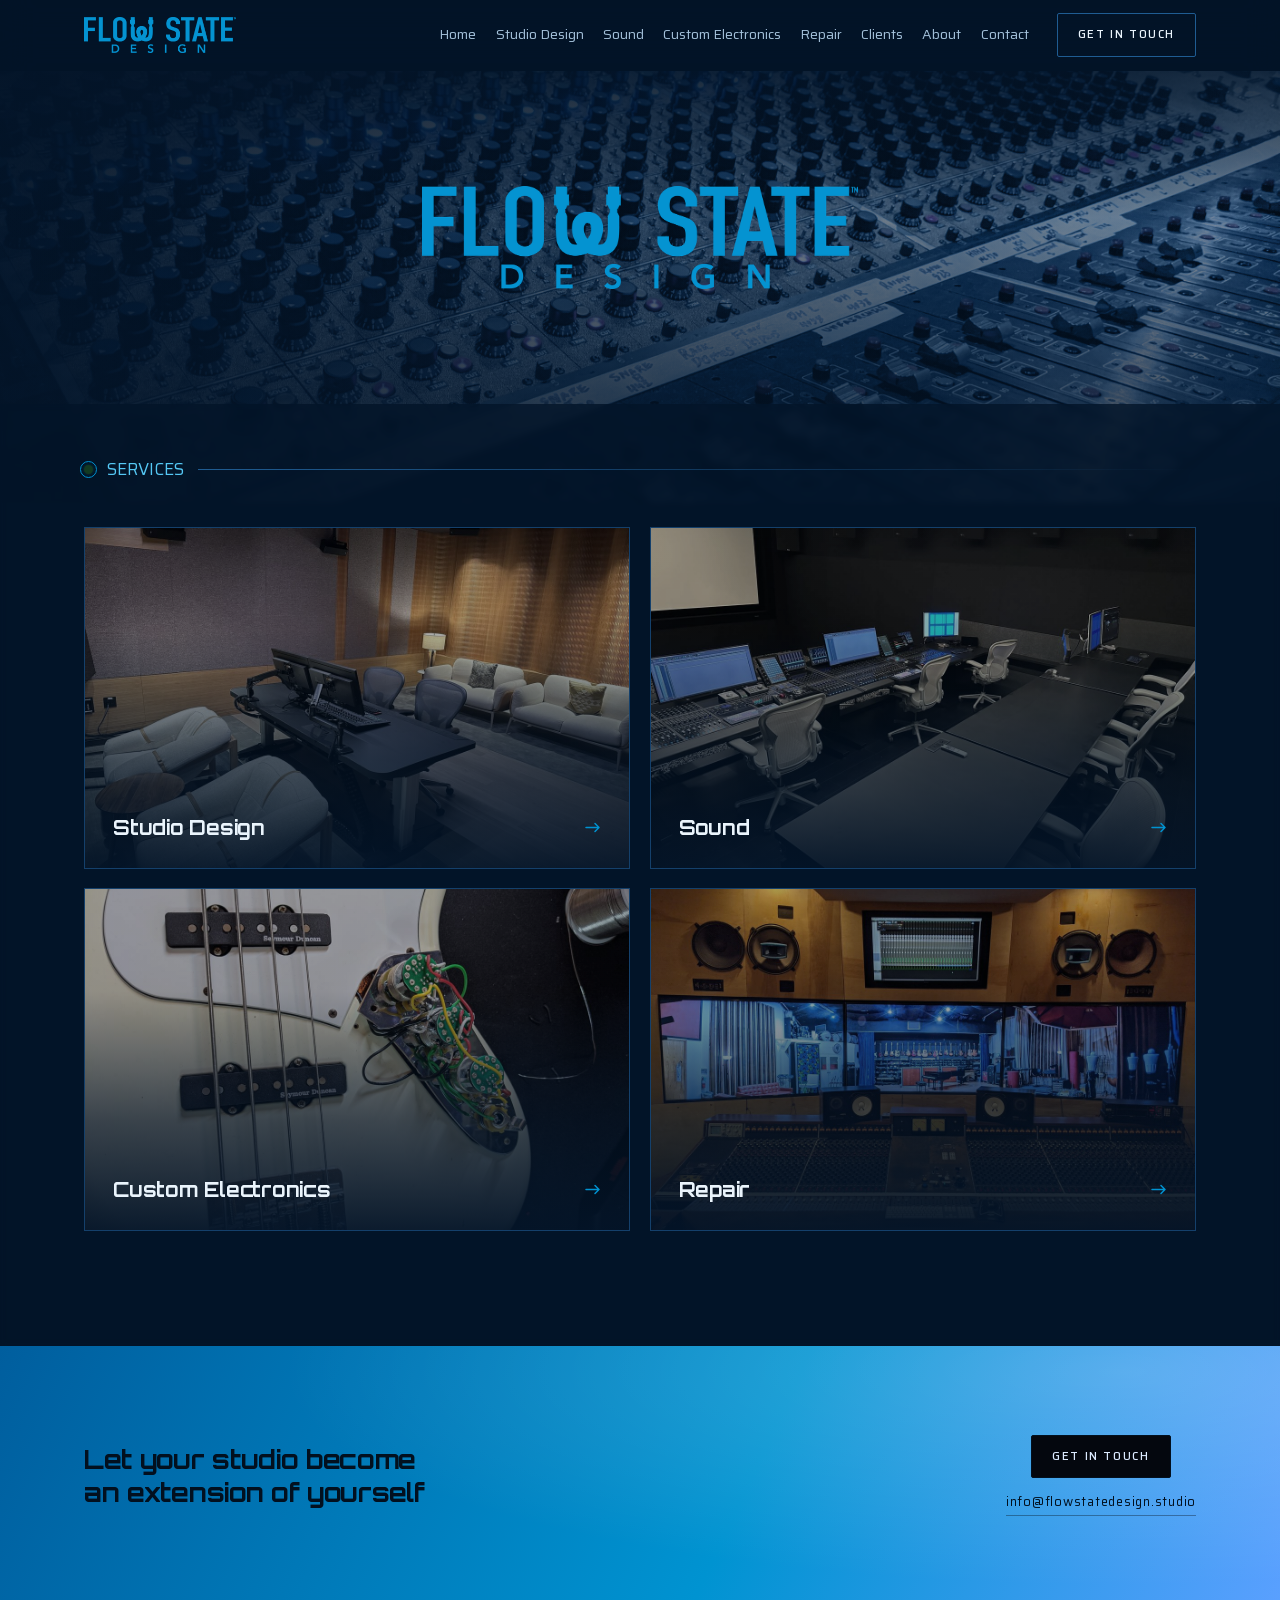
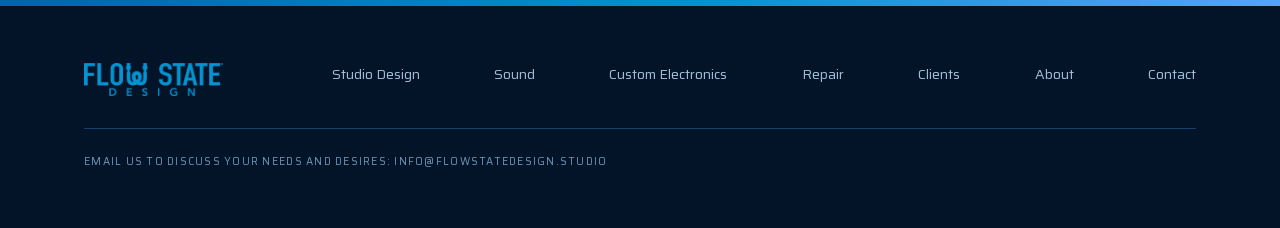
<file: index.html>
<!doctype html>
<html lang="en">
<head>
<meta charset="utf-8">
<meta name="viewport" content="width=device-width, initial-scale=1">
<title>Flow State Design — Let your studio become an extension of yourself</title>
<meta name="description" content="Let your studio become an extension of yourself. Studio Design, Sound, Custom Electronics, Repair.">
<meta http-equiv="Content-Security-Policy" content="default-src 'self'; script-src 'self' 'sha256-tHd4qJ0R/vQfI0CbRTiL3XGSi+Tun7VhOcDbx08aLKA='; style-src 'self' 'unsafe-inline'; img-src 'self' data:; font-src 'self'; connect-src 'self'; object-src 'none'; base-uri 'self'; form-action 'none'; upgrade-insecure-requests">
<meta name="referrer" content="strict-origin-when-cross-origin">
<link rel="icon" href="favicon.ico" sizes="any">
<link rel="apple-touch-icon" href="apple-touch-icon.png">
<meta name="theme-color" content="#031428">
<link rel="canonical" href="https://flowstatedesign.studio/">
<meta property="og:type" content="website">
<meta property="og:site_name" content="Flow State">
<meta property="og:title" content="Let your studio become an extension of yourself">
<meta property="og:description" content="Studio Design, Sound, Custom Electronics, Repair.">
<meta property="og:url" content="https://flowstatedesign.studio/">
<meta property="og:image" content="https://flowstatedesign.studio/assets/img/og-cover.jpg">
<meta property="og:image:alt" content="Flow State Design">
<meta property="og:image:width" content="1200">
<meta property="og:image:height" content="630">
<meta name="twitter:card" content="summary_large_image">
<script>document.documentElement.className+=" js";</script>
<link rel="stylesheet" href="assets/css/style.css">
</head>
<body id="top">
<a class="skip" href="#main">Skip to content</a>

<header class="nav">
  <div class="wrap">
    <a class="brand" href="index.html" aria-label="Flow State — home">
      <span class="brandmark"><img src="assets/img/logo.png" alt="Flow State Design" width="1200" height="285"></span>
    </a>

    <nav class="menu" id="menu">
      <a href="index.html">Home</a>
      <a href="studio-design.html">Studio Design</a>
      <a href="sound.html">Sound</a>
      <a href="custom-electronics.html">Custom Electronics</a>
      <a href="repair.html">Repair</a>
      <a href="clients.html">Clients</a>
      <a href="about.html">About</a>
      <a href="contact.html">Contact</a>
    </nav>

    <a class="btn nav-cta" href="contact.html">Get In Touch</a>
    <button class="burger" type="button" aria-label="Menu" aria-expanded="false" aria-controls="menu"><span></span></button>
  </div>
</header>

<main id="main">

  <!-- ============ HERO ============ -->
  <section class="hero">
    <div class="hero-bg">
      <img src="assets/img/hero-console.jpg" alt="A recording console lit by rows of illuminated knobs.">
    </div>
    <div class="wrap">
      <h1 class="vh">Flow State &mdash; Let your studio become an extension of yourself</h1>
      <div class="hero-mark">
        <img class="hero-logo" src="assets/img/logo.png" alt="Flow State Design" width="1200" height="285">
      </div>
    </div>
    <div class="sweep" aria-hidden="true"><i></i></div>
  </section>

  <!-- ============ SERVICES ============ -->
  <section class="section" id="services">
    <div class="wrap">
      <div class="phead rv"><span class="node"></span><h2 class="mono">Services</h2><span class="run"></span></div>

      <div class="svc-grid">

        <a class="svc rv" href="studio-design.html">
          <div class="svc-img"><img src="assets/img/svc-studio-design.jpg" alt="A finished control room with mixing desk, monitors and lounge seating."></div>
          <div class="svc-name">
            <h3 class="h3">Studio Design</h3>
            <svg width="16" height="11" viewBox="0 0 16 11" fill="none" aria-hidden="true"><path d="M1 5.5h13M10 1.5 14 5.5l-4 4" stroke="currentColor" stroke-width="1.5" stroke-linecap="round" stroke-linejoin="round"/></svg>
          </div>
        </a>

        <a class="svc rv" data-d="80" href="sound.html">
          <div class="svc-img"><img src="assets/img/svc-sound.jpg" alt="A dub stage with large main monitors either side of the screen."></div>
          <div class="svc-name">
            <h3 class="h3">Sound</h3>
            <svg width="16" height="11" viewBox="0 0 16 11" fill="none" aria-hidden="true"><path d="M1 5.5h13M10 1.5 14 5.5l-4 4" stroke="currentColor" stroke-width="1.5" stroke-linecap="round" stroke-linejoin="round"/></svg>
          </div>
        </a>

        <a class="svc rv" href="custom-electronics.html">
          <div class="svc-img"><img src="assets/img/svc-electronics.jpg" alt="The hand-built DAC-1 circuit board inside its enclosure."></div>
          <div class="svc-name">
            <h3 class="h3">Custom Electronics</h3>
            <svg width="16" height="11" viewBox="0 0 16 11" fill="none" aria-hidden="true"><path d="M1 5.5h13M10 1.5 14 5.5l-4 4" stroke="currentColor" stroke-width="1.5" stroke-linecap="round" stroke-linejoin="round"/></svg>
          </div>
        </a>

        <a class="svc rv" data-d="80" href="repair.html">
          <div class="svc-img"><img src="assets/img/svc-repair.jpg" alt="The tape path of a vintage Roland Space Echo, opened for service."></div>
          <div class="svc-name">
            <h3 class="h3">Repair</h3>
            <svg width="16" height="11" viewBox="0 0 16 11" fill="none" aria-hidden="true"><path d="M1 5.5h13M10 1.5 14 5.5l-4 4" stroke="currentColor" stroke-width="1.5" stroke-linecap="round" stroke-linejoin="round"/></svg>
          </div>
        </a>

      </div>
    </div>
  </section>



  <!-- ============ CTA ============ -->
  <section class="cta" id="contact">
    <div class="wrap">
      <h2 class="h2">Let your studio become an extension of yourself</h2>
      <div class="cta-side">
        <a class="btn btn-ink" href="contact.html">Get In Touch</a>
        <a class="mail" href="mailto:info@flowstatedesign.studio">info@flowstatedesign.studio</a>
      </div>
    </div>
  </section>

</main>

<footer class="foot">
  <div class="wrap">
    <div class="foot-top">
      <a class="brand" href="index.html" aria-label="Flow State — home">
        <span class="brandmark"><img src="assets/img/logo.png" alt="Flow State Design" width="1200" height="285"></span>
      </a>
      <nav class="foot-nav">
        <a href="studio-design.html">Studio Design</a>
        <a href="sound.html">Sound</a>
        <a href="custom-electronics.html">Custom Electronics</a>
        <a href="repair.html">Repair</a>
        <a href="clients.html">Clients</a>
          <a href="about.html">About</a>
        <a href="contact.html">Contact</a>
      </nav>
    </div>
    <div class="foot-bot">
      <p>Email us to discuss your needs and desires: <a href="mailto:info@flowstatedesign.studio">info@flowstatedesign.studio</a></p>
    </div>
  </div>
</footer>

<script src="assets/js/main.js"></script>
</body>
</html>
</file>
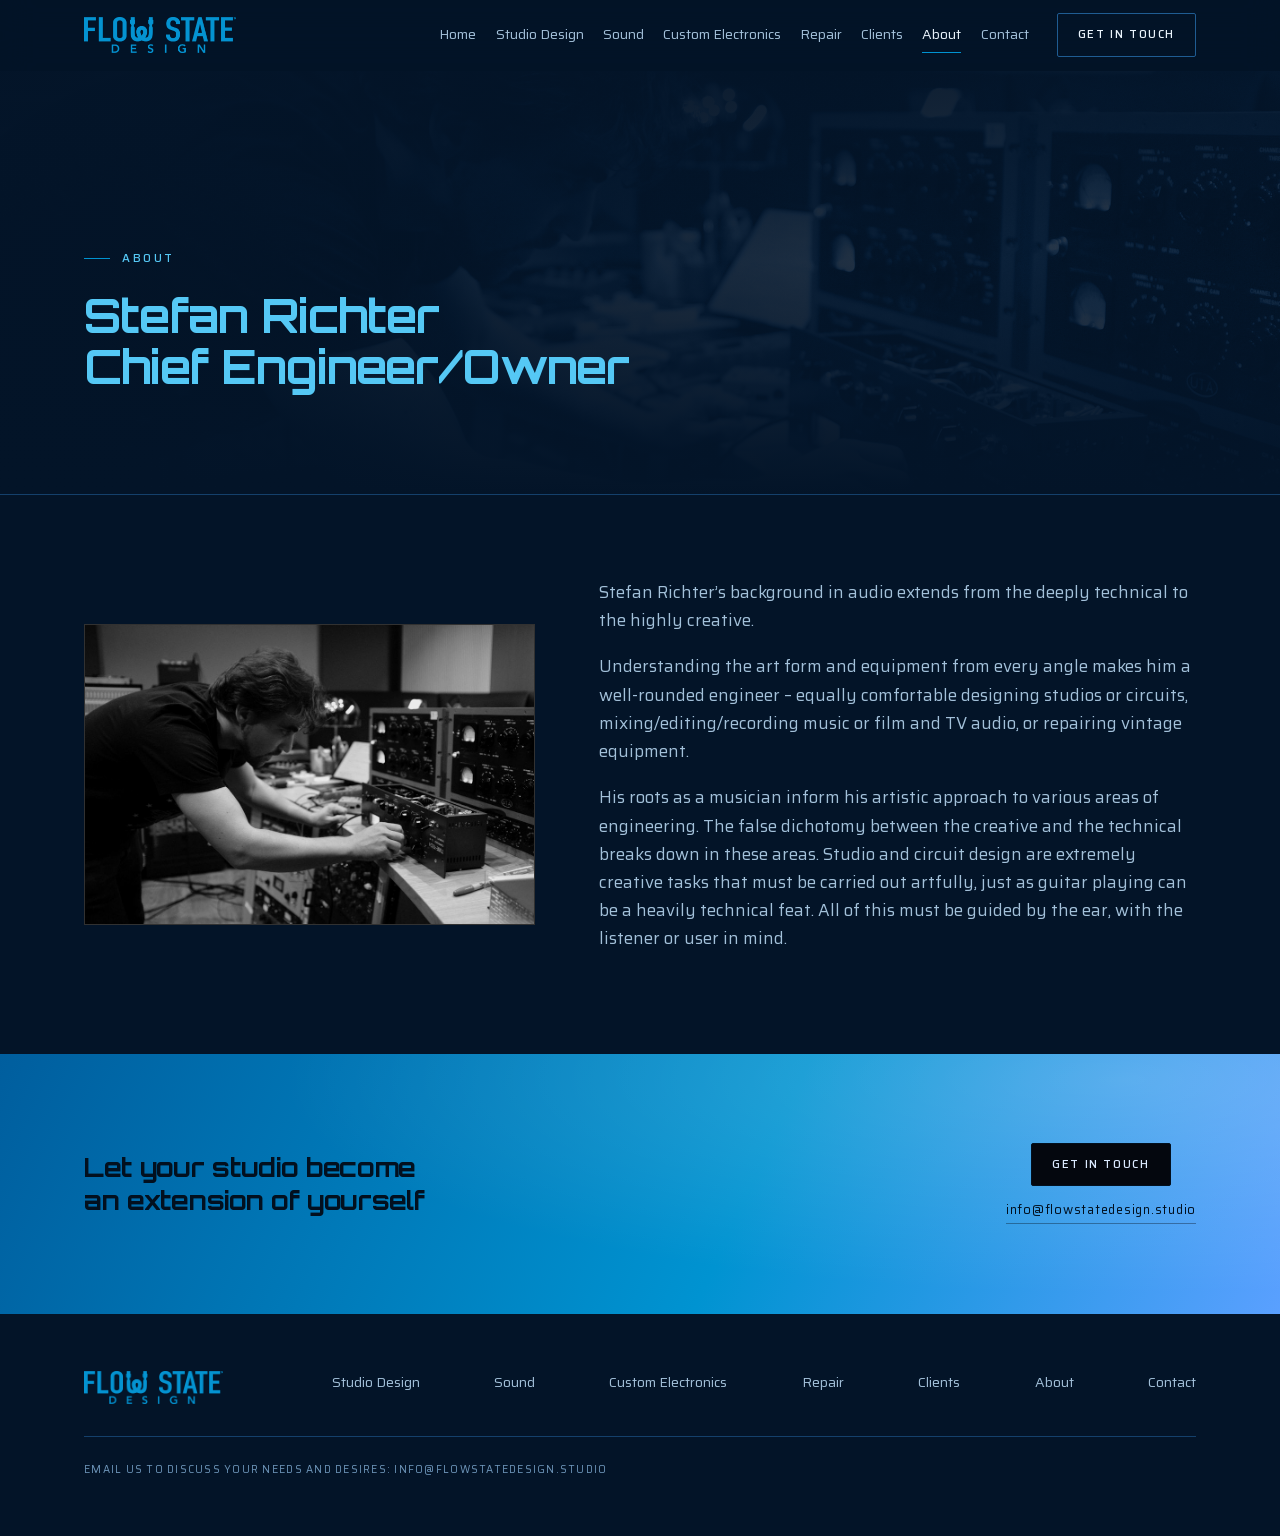
<file: about.html>
<!doctype html>
<html lang="en">
<head>
<meta charset="utf-8">
<meta name="viewport" content="width=device-width, initial-scale=1">
<title>About — Flow State</title>
<meta name="description" content="Stefan Richter, Chief Engineer and Owner of Flow State.">
<meta http-equiv="Content-Security-Policy" content="default-src 'self'; script-src 'self' 'sha256-tHd4qJ0R/vQfI0CbRTiL3XGSi+Tun7VhOcDbx08aLKA='; style-src 'self' 'unsafe-inline'; img-src 'self' data:; font-src 'self'; connect-src 'self'; object-src 'none'; base-uri 'self'; form-action 'none'; upgrade-insecure-requests">
<meta name="referrer" content="strict-origin-when-cross-origin">
<link rel="icon" href="favicon.ico" sizes="any">
<link rel="apple-touch-icon" href="apple-touch-icon.png">
<meta name="theme-color" content="#031428">
<link rel="canonical" href="https://flowstatedesign.studio/about.html">
<meta property="og:type" content="website">
<meta property="og:site_name" content="Flow State">
<meta property="og:title" content="About — Flow State">
<meta property="og:description" content="Stefan Richter, Chief Engineer and Owner of Flow State.">
<meta property="og:url" content="https://flowstatedesign.studio/about.html">
<meta property="og:image" content="https://flowstatedesign.studio/assets/img/og-cover.jpg">
<meta property="og:image:alt" content="Flow State Design">
<meta property="og:image:width" content="1200">
<meta property="og:image:height" content="630">
<meta name="twitter:card" content="summary_large_image">
<script>document.documentElement.className+=" js";</script>
<link rel="stylesheet" href="assets/css/style.css">
</head>
<body id="top">
<a class="skip" href="#main">Skip to content</a>

<header class="nav">
  <div class="wrap">
    <a class="brand" href="index.html" aria-label="Flow State — home"><span class="brandmark"><img src="assets/img/logo.png" alt="Flow State Design" width="1200" height="285"></span></a>
    <nav class="menu" id="menu"><a href="index.html">Home</a><a href="studio-design.html">Studio Design</a><a href="sound.html">Sound</a><a href="custom-electronics.html">Custom Electronics</a><a href="repair.html">Repair</a><a href="clients.html">Clients</a><a href="about.html" aria-current="page">About</a><a href="contact.html">Contact</a></nav>
    <a class="btn nav-cta" href="contact.html">Get In Touch</a>
    <button class="burger" type="button" aria-label="Menu" aria-expanded="false" aria-controls="menu"><span></span></button>
  </div>
</header>

<main id="main">
  <section class="phero">
    <div class="phero-bg"><img src="assets/img/hero-about.jpg" alt=""></div>
    <div class="wrap">
      <p class="mono phero-kicker rv"><i></i>About</p>
      <h1 class="rv">Stefan Richter<br>Chief Engineer/Owner</h1>
      
      
    </div>
  </section>
  <section class="section blk">
    <div class="wrap">
      <div class="about-grid">
        <figure class="about-fig rv">
          <img src="assets/img/about-stefan.jpg" alt="Stefan Richter working on a rack of outboard gear.">
        </figure>
        <div class="about-copy rv" data-d="90">
          <p>Stefan Richter&rsquo;s background in audio extends from the deeply technical to the highly creative.</p>
          <p>Understanding the art form and equipment from every angle makes him a well-rounded engineer &ndash; equally comfortable designing studios or circuits, mixing/editing/recording music or film and TV audio, or repairing vintage equipment.</p>
          <p>His roots as a musician inform his artistic approach to various areas of engineering. The false dichotomy between the creative and the technical breaks down in these areas. Studio and circuit design are extremely creative tasks that must be carried out artfully, just as guitar playing can be a heavily technical feat. All of this must be guided by the ear, with the listener or user in mind.</p>
        </div>
      </div>
    </div>
  </section>
</main>

<section class="cta" id="contact-cta">
    <div class="wrap">
      <h2 class="h2">Let your studio become an extension of yourself</h2>
      <div class="cta-side">
        <a class="btn btn-ink" href="contact.html">Get In Touch</a>
        <a class="mail" href="mailto:info@flowstatedesign.studio">info@flowstatedesign.studio</a>
      </div>
    </div>
  </section>

<footer class="foot">
  <div class="wrap">
    <div class="foot-top">
      <a class="brand" href="index.html" aria-label="Flow State — home"><span class="brandmark"><img src="assets/img/logo.png" alt="Flow State Design" width="1200" height="285"></span></a>
      <nav class="foot-nav">
        <a href="studio-design.html">Studio Design</a>
        <a href="sound.html">Sound</a>
        <a href="custom-electronics.html">Custom Electronics</a>
        <a href="repair.html">Repair</a>
        <a href="clients.html">Clients</a>
        <a href="about.html">About</a>
        <a href="contact.html">Contact</a>
      </nav>
    </div>
    <div class="foot-bot">
      <p>Email us to discuss your needs and desires: <a href="mailto:info@flowstatedesign.studio">info@flowstatedesign.studio</a></p>
    </div>
  </div>
</footer>

<script src="assets/js/main.js"></script>
</body>
</html>
</file>
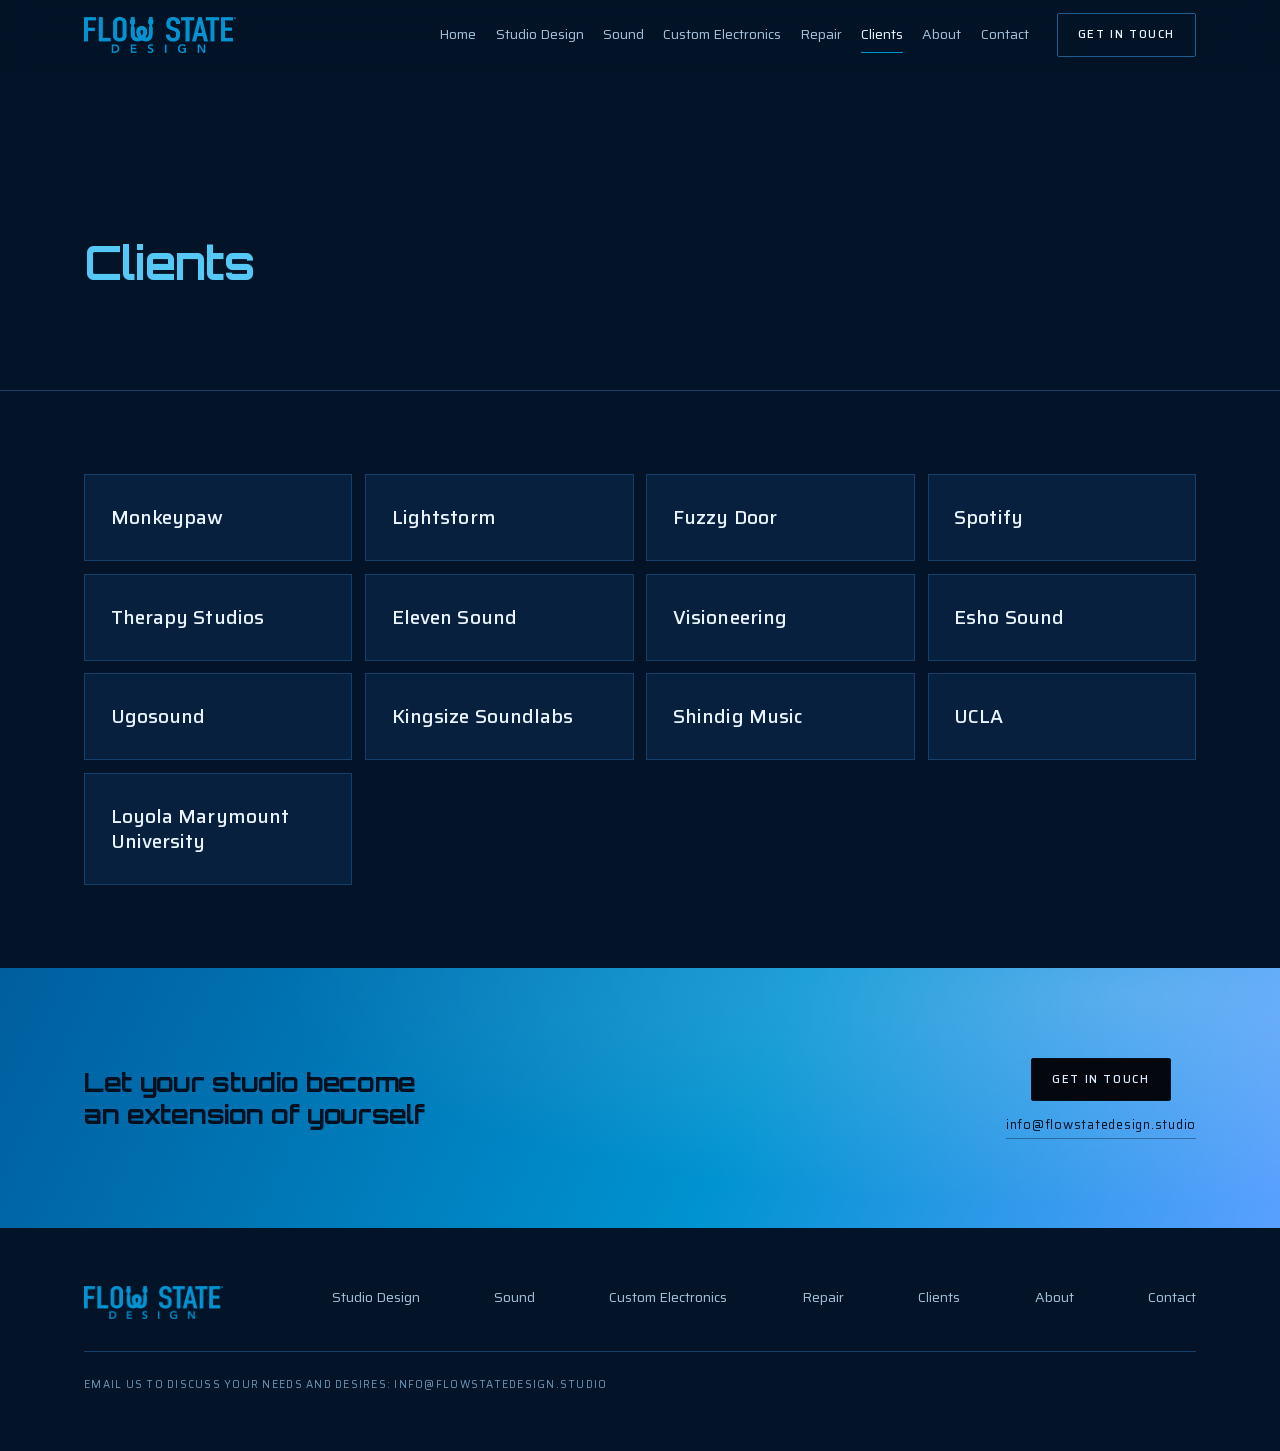
<file: clients.html>
<!doctype html>
<html lang="en">
<head>
<meta charset="utf-8">
<meta name="viewport" content="width=device-width, initial-scale=1">
<title>Clients — Flow State</title>
<meta name="description" content="Clients of Flow State.">
<meta http-equiv="Content-Security-Policy" content="default-src 'self'; script-src 'self' 'sha256-tHd4qJ0R/vQfI0CbRTiL3XGSi+Tun7VhOcDbx08aLKA='; style-src 'self' 'unsafe-inline'; img-src 'self' data:; font-src 'self'; connect-src 'self'; object-src 'none'; base-uri 'self'; form-action 'none'; upgrade-insecure-requests">
<meta name="referrer" content="strict-origin-when-cross-origin">
<link rel="icon" href="favicon.ico" sizes="any">
<link rel="apple-touch-icon" href="apple-touch-icon.png">
<meta name="theme-color" content="#031428">
<link rel="canonical" href="https://flowstatedesign.studio/clients.html">
<meta property="og:type" content="website">
<meta property="og:site_name" content="Flow State">
<meta property="og:title" content="Clients — Flow State">
<meta property="og:description" content="Clients of Flow State.">
<meta property="og:url" content="https://flowstatedesign.studio/clients.html">
<meta property="og:image" content="https://flowstatedesign.studio/assets/img/og-cover.jpg">
<meta property="og:image:alt" content="Flow State Design">
<meta property="og:image:width" content="1200">
<meta property="og:image:height" content="630">
<meta name="twitter:card" content="summary_large_image">
<script>document.documentElement.className+=" js";</script>
<link rel="stylesheet" href="assets/css/style.css">
</head>
<body id="top">
<a class="skip" href="#main">Skip to content</a>

<header class="nav">
  <div class="wrap">
    <a class="brand" href="index.html" aria-label="Flow State — home"><span class="brandmark"><img src="assets/img/logo.png" alt="Flow State Design" width="1200" height="285"></span></a>
    <nav class="menu" id="menu"><a href="index.html">Home</a><a href="studio-design.html">Studio Design</a><a href="sound.html">Sound</a><a href="custom-electronics.html">Custom Electronics</a><a href="repair.html">Repair</a><a href="clients.html" aria-current="page">Clients</a><a href="about.html">About</a><a href="contact.html">Contact</a></nav>
    <a class="btn nav-cta" href="contact.html">Get In Touch</a>
    <button class="burger" type="button" aria-label="Menu" aria-expanded="false" aria-controls="menu"><span></span></button>
  </div>
</header>

<main id="main">
  <section class="phero">
    
    <div class="wrap">
      
      <h1 class="rv">Clients</h1>
      
      
    </div>
  </section>
  <section class="section blk">
    <div class="wrap">
      <ul class="clients-list">
        <li class="rv">Monkeypaw</li>
        <li class="rv">Lightstorm</li>
        <li class="rv">Fuzzy Door</li>
        <li class="rv">Spotify</li>
        <li class="rv">Therapy Studios</li>
        <li class="rv">Eleven Sound</li>
        <li class="rv">Visioneering</li>
        <li class="rv">Esho Sound</li>
        <li class="rv">Ugosound</li>
        <li class="rv">Kingsize Soundlabs</li>
        <li class="rv">Shindig Music</li>
        <li class="rv">UCLA</li>
        <li class="rv">Loyola Marymount University</li>
      </ul>
    </div>
  </section>
</main>

<section class="cta" id="contact-cta">
    <div class="wrap">
      <h2 class="h2">Let your studio become an extension of yourself</h2>
      <div class="cta-side">
        <a class="btn btn-ink" href="contact.html">Get In Touch</a>
        <a class="mail" href="mailto:info@flowstatedesign.studio">info@flowstatedesign.studio</a>
      </div>
    </div>
  </section>

<footer class="foot">
  <div class="wrap">
    <div class="foot-top">
      <a class="brand" href="index.html" aria-label="Flow State — home"><span class="brandmark"><img src="assets/img/logo.png" alt="Flow State Design" width="1200" height="285"></span></a>
      <nav class="foot-nav">
        <a href="studio-design.html">Studio Design</a>
        <a href="sound.html">Sound</a>
        <a href="custom-electronics.html">Custom Electronics</a>
        <a href="repair.html">Repair</a>
        <a href="clients.html">Clients</a>
        <a href="about.html">About</a>
        <a href="contact.html">Contact</a>
      </nav>
    </div>
    <div class="foot-bot">
      <p>Email us to discuss your needs and desires: <a href="mailto:info@flowstatedesign.studio">info@flowstatedesign.studio</a></p>
    </div>
  </div>
</footer>

<script src="assets/js/main.js"></script>
</body>
</html>
</file>
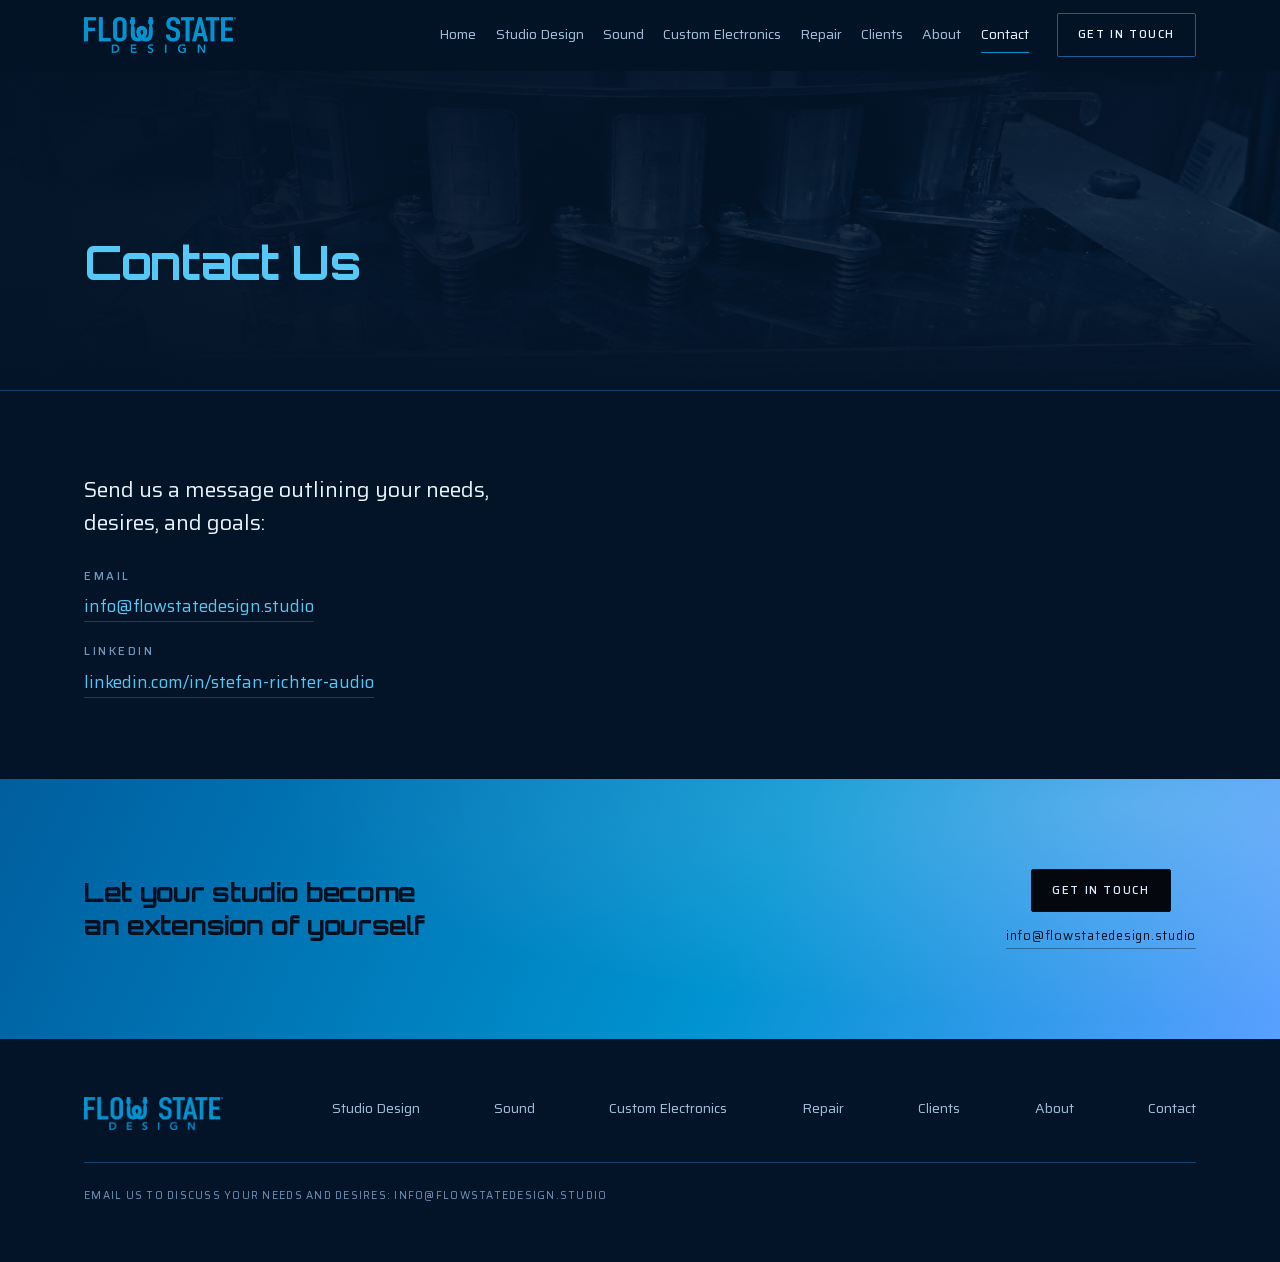
<file: contact.html>
<!doctype html>
<html lang="en">
<head>
<meta charset="utf-8">
<meta name="viewport" content="width=device-width, initial-scale=1">
<title>Contact — Flow State</title>
<meta name="description" content="Email us to discuss your needs and desires: info@flowstatedesign.studio">
<meta http-equiv="Content-Security-Policy" content="default-src 'self'; script-src 'self' 'sha256-tHd4qJ0R/vQfI0CbRTiL3XGSi+Tun7VhOcDbx08aLKA='; style-src 'self' 'unsafe-inline'; img-src 'self' data:; font-src 'self'; connect-src 'self'; object-src 'none'; base-uri 'self'; form-action 'none'; upgrade-insecure-requests">
<meta name="referrer" content="strict-origin-when-cross-origin">
<link rel="icon" href="favicon.ico" sizes="any">
<link rel="apple-touch-icon" href="apple-touch-icon.png">
<meta name="theme-color" content="#031428">
<link rel="canonical" href="https://flowstatedesign.studio/contact.html">
<meta property="og:type" content="website">
<meta property="og:site_name" content="Flow State">
<meta property="og:title" content="Contact — Flow State">
<meta property="og:description" content="Email us to discuss your needs and desires: info@flowstatedesign.studio">
<meta property="og:url" content="https://flowstatedesign.studio/contact.html">
<meta property="og:image" content="https://flowstatedesign.studio/assets/img/og-cover.jpg">
<meta property="og:image:alt" content="Flow State Design">
<meta property="og:image:width" content="1200">
<meta property="og:image:height" content="630">
<meta name="twitter:card" content="summary_large_image">
<script>document.documentElement.className+=" js";</script>
<link rel="stylesheet" href="assets/css/style.css">
</head>
<body id="top">
<a class="skip" href="#main">Skip to content</a>

<header class="nav">
  <div class="wrap">
    <a class="brand" href="index.html" aria-label="Flow State — home"><span class="brandmark"><img src="assets/img/logo.png" alt="Flow State Design" width="1200" height="285"></span></a>
    <nav class="menu" id="menu"><a href="index.html">Home</a><a href="studio-design.html">Studio Design</a><a href="sound.html">Sound</a><a href="custom-electronics.html">Custom Electronics</a><a href="repair.html">Repair</a><a href="clients.html">Clients</a><a href="about.html">About</a><a href="contact.html" aria-current="page">Contact</a></nav>
    <a class="btn nav-cta" href="contact.html">Get In Touch</a>
    <button class="burger" type="button" aria-label="Menu" aria-expanded="false" aria-controls="menu"><span></span></button>
  </div>
</header>

<main id="main">
  <section class="phero">
    <div class="phero-bg"><img src="assets/img/hero-contact.jpg" alt=""></div>
    <div class="wrap">
      
      <h1 class="rv">Contact Us</h1>
      
      
    </div>
  </section>
  <section class="section blk">
    <div class="wrap">
      <div class="contact-plain">
        <div class="rv">
          <p class="contact-lede">Send us a message outlining your needs, desires, and goals:</p>
          <dl class="contact-list">
            <dt class="mono">Email</dt>
            <dd><a href="mailto:info@flowstatedesign.studio">info@flowstatedesign.studio</a></dd>
            <dt class="mono">LinkedIn</dt>
            <dd><a href="https://www.linkedin.com/in/stefan-richter-audio" target="_blank" rel="noopener">linkedin.com/in/stefan-richter-audio</a></dd>
          </dl>
        </div>
      </div>
    </div>
  </section>
</main>

<section class="cta" id="contact-cta">
    <div class="wrap">
      <h2 class="h2">Let your studio become an extension of yourself</h2>
      <div class="cta-side">
        <a class="btn btn-ink" href="contact.html">Get In Touch</a>
        <a class="mail" href="mailto:info@flowstatedesign.studio">info@flowstatedesign.studio</a>
      </div>
    </div>
  </section>

<footer class="foot">
  <div class="wrap">
    <div class="foot-top">
      <a class="brand" href="index.html" aria-label="Flow State — home"><span class="brandmark"><img src="assets/img/logo.png" alt="Flow State Design" width="1200" height="285"></span></a>
      <nav class="foot-nav">
        <a href="studio-design.html">Studio Design</a>
        <a href="sound.html">Sound</a>
        <a href="custom-electronics.html">Custom Electronics</a>
        <a href="repair.html">Repair</a>
        <a href="clients.html">Clients</a>
        <a href="about.html">About</a>
        <a href="contact.html">Contact</a>
      </nav>
    </div>
    <div class="foot-bot">
      <p>Email us to discuss your needs and desires: <a href="mailto:info@flowstatedesign.studio">info@flowstatedesign.studio</a></p>
    </div>
  </div>
</footer>

<script src="assets/js/main.js"></script>
</body>
</html>
</file>
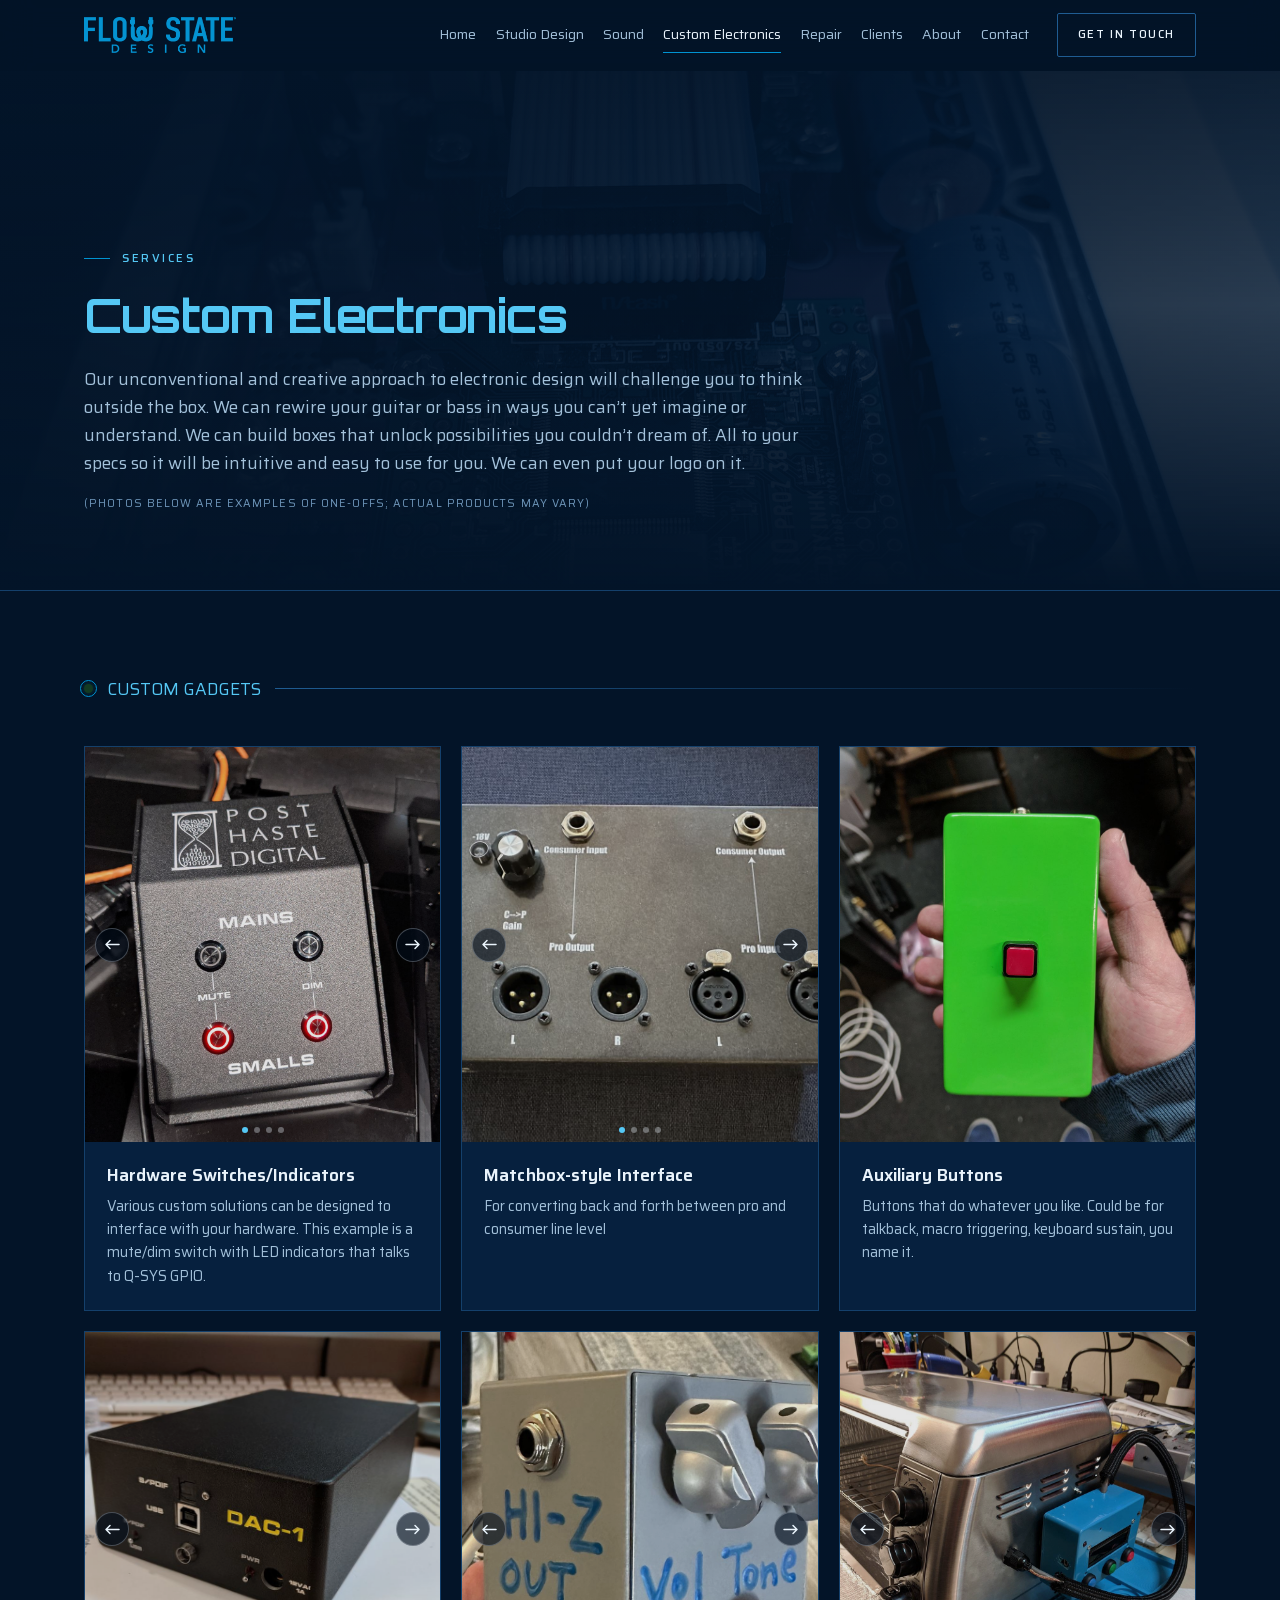
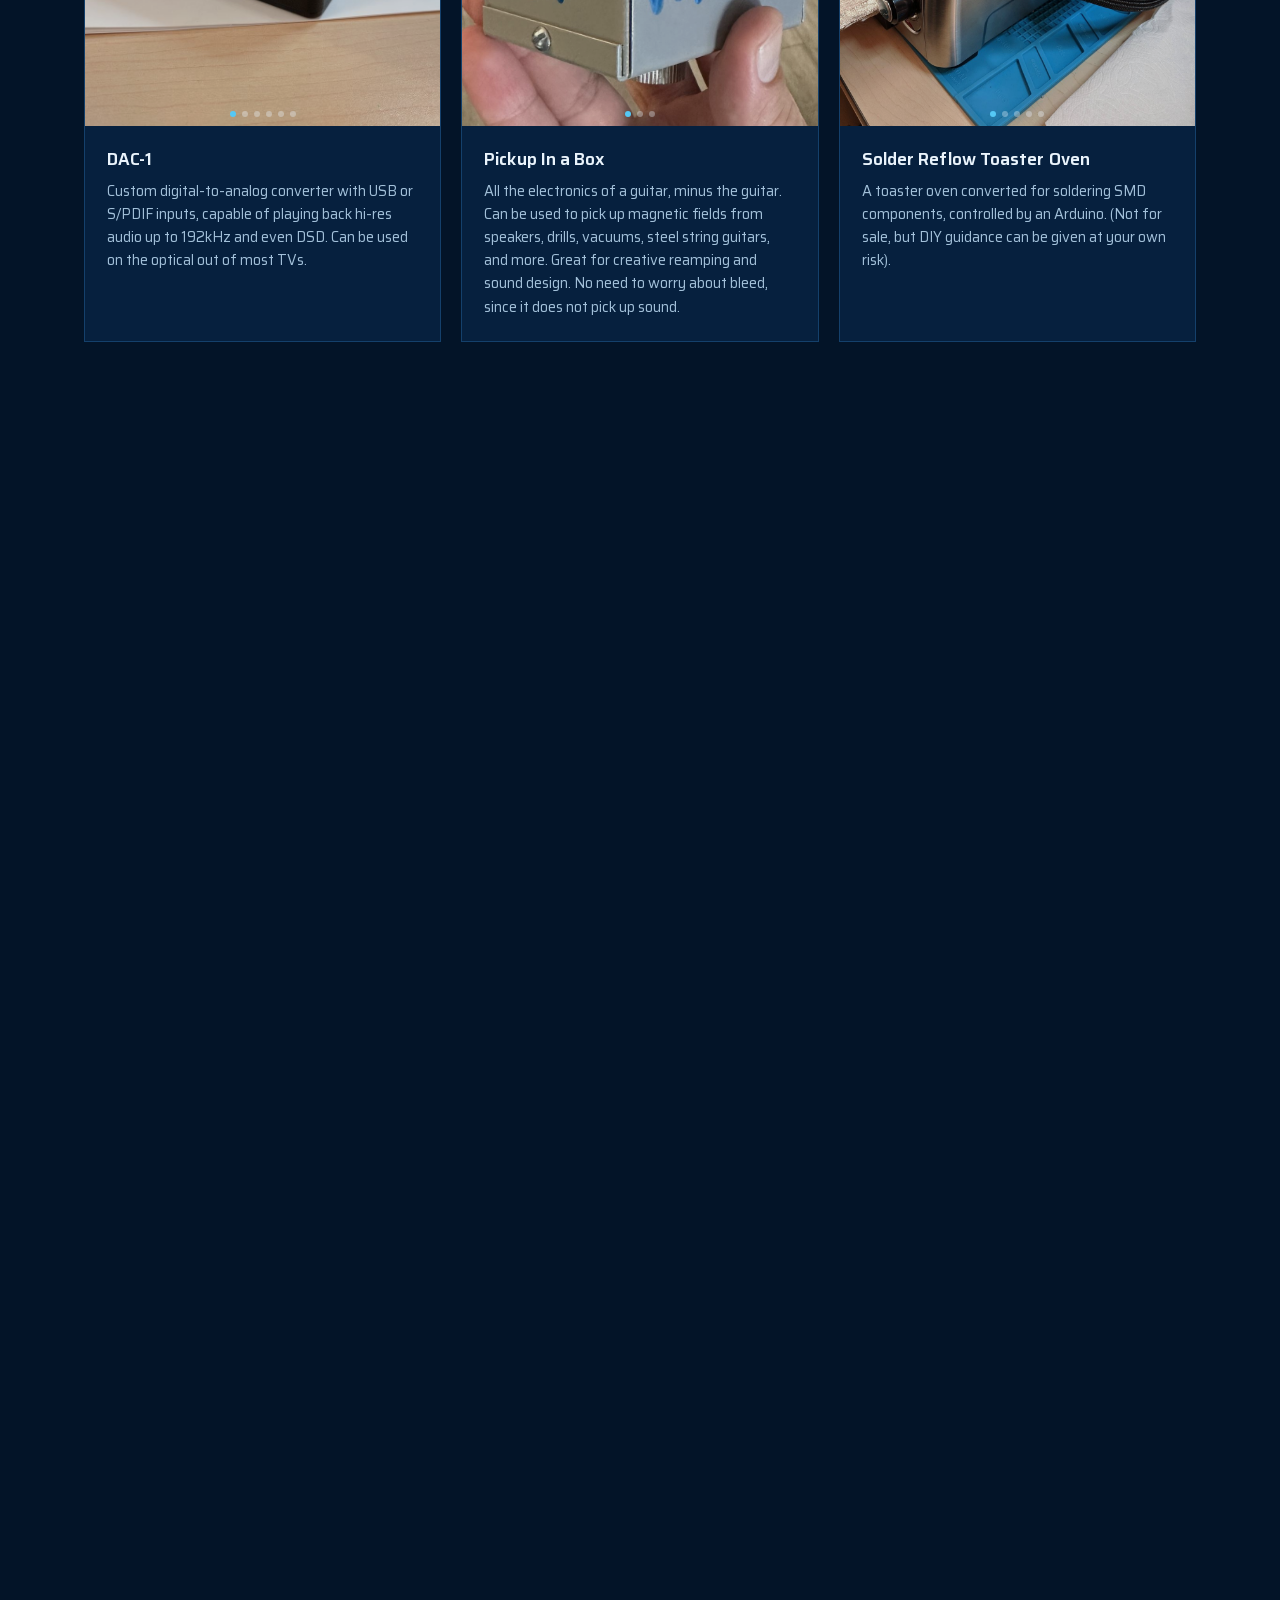
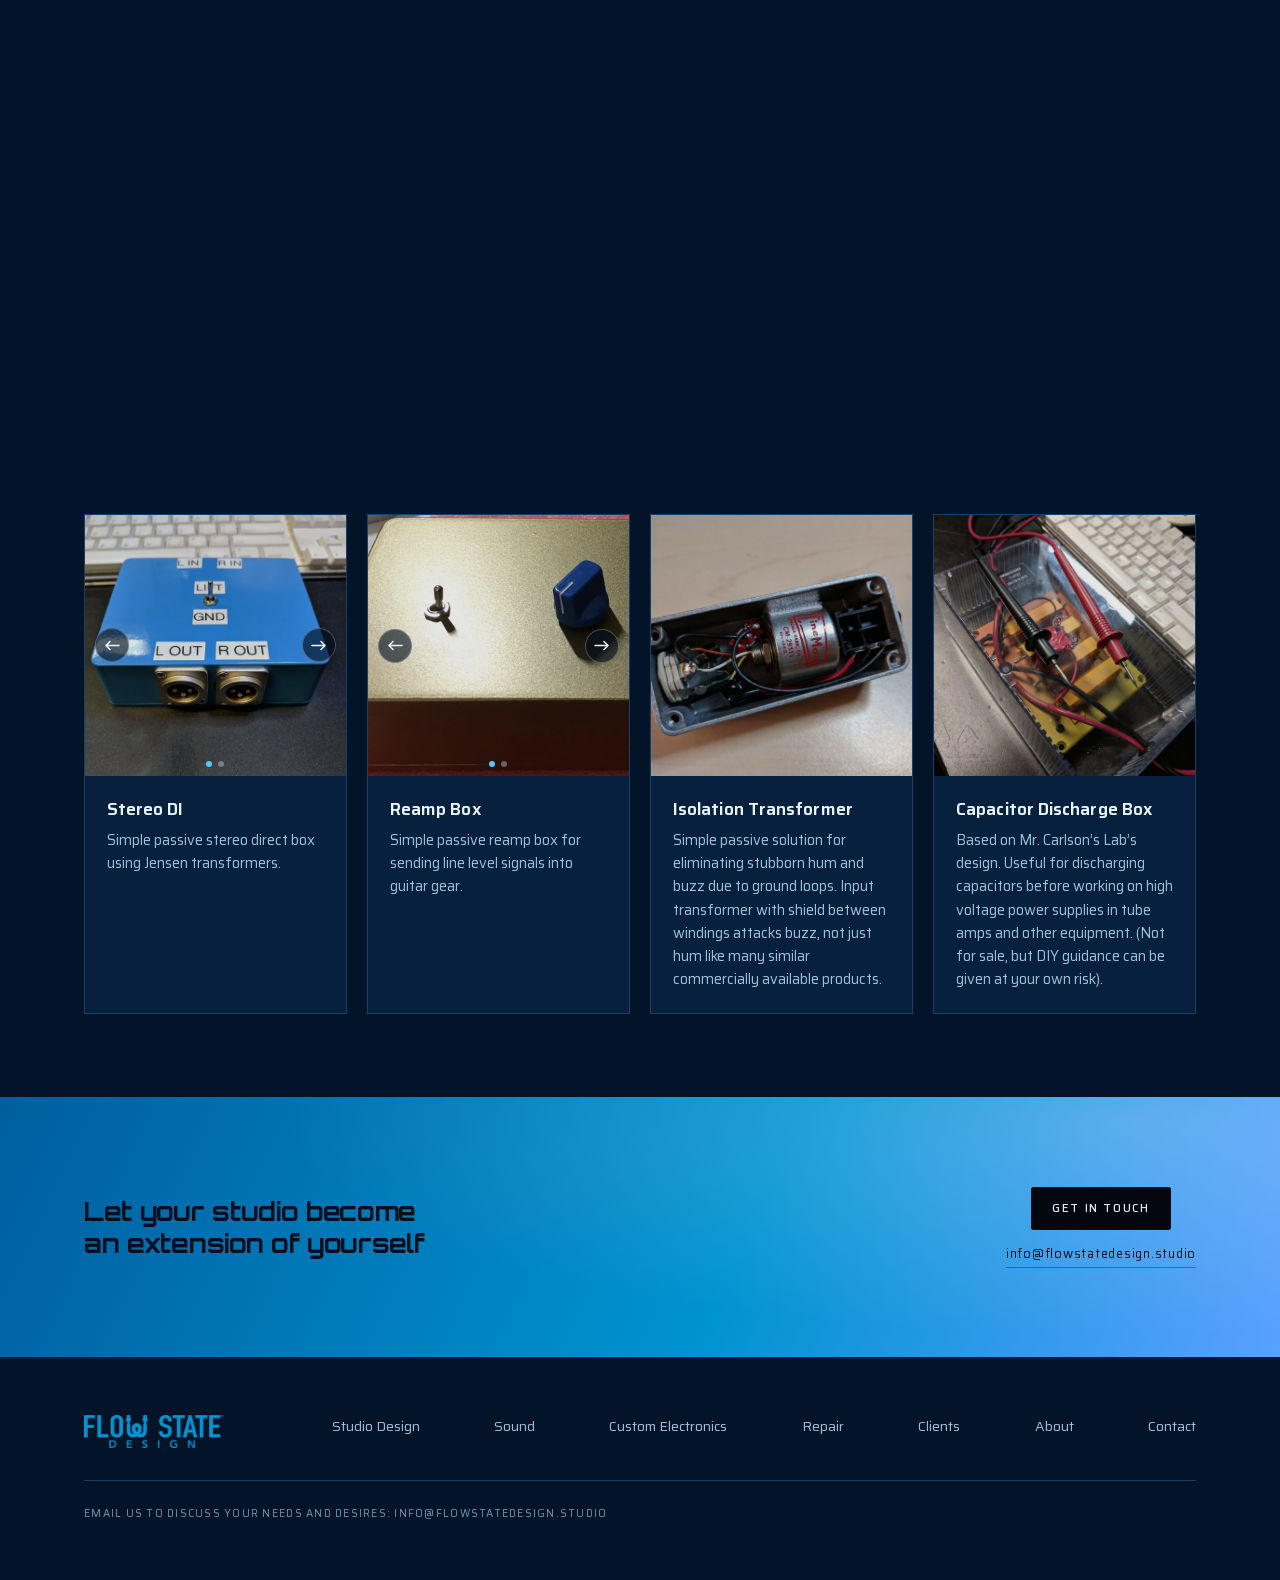
<file: custom-electronics.html>
<!doctype html>
<html lang="en">
<head>
<meta charset="utf-8">
<meta name="viewport" content="width=device-width, initial-scale=1">
<title>Custom Electronics — Flow State</title>
<meta name="description" content="Custom gadgets, guitar wiring, one-off pedals and studio utilities, built to your specs.">
<meta http-equiv="Content-Security-Policy" content="default-src 'self'; script-src 'self' 'sha256-tHd4qJ0R/vQfI0CbRTiL3XGSi+Tun7VhOcDbx08aLKA='; style-src 'self' 'unsafe-inline'; img-src 'self' data:; font-src 'self'; connect-src 'self'; object-src 'none'; base-uri 'self'; form-action 'none'; upgrade-insecure-requests">
<meta name="referrer" content="strict-origin-when-cross-origin">
<link rel="icon" href="favicon.ico" sizes="any">
<link rel="apple-touch-icon" href="apple-touch-icon.png">
<meta name="theme-color" content="#031428">
<link rel="canonical" href="https://flowstatedesign.studio/custom-electronics.html">
<meta property="og:type" content="website">
<meta property="og:site_name" content="Flow State">
<meta property="og:title" content="Custom Electronics — Flow State">
<meta property="og:description" content="Custom gadgets, guitar wiring, one-off pedals and studio utilities, built to your specs.">
<meta property="og:url" content="https://flowstatedesign.studio/custom-electronics.html">
<meta property="og:image" content="https://flowstatedesign.studio/assets/img/og-cover.jpg">
<meta property="og:image:alt" content="Flow State Design">
<meta property="og:image:width" content="1200">
<meta property="og:image:height" content="630">
<meta name="twitter:card" content="summary_large_image">
<script>document.documentElement.className+=" js";</script>
<link rel="stylesheet" href="assets/css/style.css">
</head>
<body id="top">
<a class="skip" href="#main">Skip to content</a>

<header class="nav">
  <div class="wrap">
    <a class="brand" href="index.html" aria-label="Flow State — home"><span class="brandmark"><img src="assets/img/logo.png" alt="Flow State Design" width="1200" height="285"></span></a>
    <nav class="menu" id="menu"><a href="index.html">Home</a><a href="studio-design.html">Studio Design</a><a href="sound.html">Sound</a><a href="custom-electronics.html" aria-current="page">Custom Electronics</a><a href="repair.html">Repair</a><a href="clients.html">Clients</a><a href="about.html">About</a><a href="contact.html">Contact</a></nav>
    <a class="btn nav-cta" href="contact.html">Get In Touch</a>
    <button class="burger" type="button" aria-label="Menu" aria-expanded="false" aria-controls="menu"><span></span></button>
  </div>
</header>

<main id="main">
  <section class="phero">
    <div class="phero-bg"><img src="assets/img/hero-electronics.jpg" alt=""></div>
    <div class="wrap">
      <p class="mono phero-kicker rv"><i></i>Services</p>
      <h1 class="rv">Custom Electronics</h1>
      <p class="lede rv">Our unconventional and creative approach to electronic design will challenge you to think outside the box. We can rewire your guitar or bass in ways you can&rsquo;t yet imagine or understand. We can build boxes that unlock possibilities you couldn&rsquo;t dream of. All to your specs so it will be intuitive and easy to use for you. We can even put your logo on it.</p>
      <p class="phero-note rv">(Photos below are examples of one-offs; actual products may vary)</p>
    </div>
  </section>
  <section class="section blk">
    <div class="wrap">
      <div class="phead rv"><span class="node"></span><h2 class="mono">Custom Gadgets</h2><span class="run"></span></div>
      <div class="items items-3"><article class="item rv">
          <div class="item-media car"><img src="assets/img/elec/mutedim.jpg" alt="A custom mute/dim switch with its LED indicators lit." class="on" loading="lazy"><img src="assets/img/elec/mutedim-both.jpg" alt="Two finished mute/dim switch units side by side." loading="lazy"><img src="assets/img/elec/mutedim-back.jpg" alt="The rear of the switch enclosure with its GPIO connector." loading="lazy"><img src="assets/img/elec/mutedim-inside.jpg" alt="The inside of the mute/dim switch enclosure." loading="lazy"><button class="car-btn car-prev" type="button" aria-label="Previous photo"><svg width="16" height="11" viewBox="0 0 16 11" fill="none" aria-hidden="true"><path d="M1 5.5h13M10 1.5 14 5.5l-4 4" stroke="currentColor" stroke-width="1.5" stroke-linecap="round" stroke-linejoin="round"/></svg></button><button class="car-btn car-next" type="button" aria-label="Next photo"><svg width="16" height="11" viewBox="0 0 16 11" fill="none" aria-hidden="true"><path d="M1 5.5h13M10 1.5 14 5.5l-4 4" stroke="currentColor" stroke-width="1.5" stroke-linecap="round" stroke-linejoin="round"/></svg></button><div class="car-dots"><i class="on"></i><i></i><i></i><i></i></div></div>
          <div class="item-body"><h3>Hardware Switches/Indicators</h3><p>Various custom solutions can be designed to interface with your hardware. This example is a mute/dim switch with LED indicators that talks to Q-SYS GPIO.</p></div>
        </article><article class="item rv">
          <div class="item-media car"><img src="assets/img/elec/matchbox.jpg" alt="A matchbox-style line level interface." class="on" loading="lazy"><img src="assets/img/elec/matchbox-boards.jpg" alt="A batch of interface circuit boards under assembly." loading="lazy"><img src="assets/img/elec/matchbox-boards2.jpg" alt="An assembled board with its connectors mounted." loading="lazy"><img src="assets/img/elec/matchbox-empty.jpg" alt="The bare drilled front panel." loading="lazy"><button class="car-btn car-prev" type="button" aria-label="Previous photo"><svg width="16" height="11" viewBox="0 0 16 11" fill="none" aria-hidden="true"><path d="M1 5.5h13M10 1.5 14 5.5l-4 4" stroke="currentColor" stroke-width="1.5" stroke-linecap="round" stroke-linejoin="round"/></svg></button><button class="car-btn car-next" type="button" aria-label="Next photo"><svg width="16" height="11" viewBox="0 0 16 11" fill="none" aria-hidden="true"><path d="M1 5.5h13M10 1.5 14 5.5l-4 4" stroke="currentColor" stroke-width="1.5" stroke-linecap="round" stroke-linejoin="round"/></svg></button><div class="car-dots"><i class="on"></i><i></i><i></i><i></i></div></div>
          <div class="item-body"><h3>Matchbox-style Interface</h3><p>For converting back and forth between pro and consumer line level</p></div>
        </article><article class="item rv">
          <div class="item-media"><img src="assets/img/elec/tb-button.jpg" alt="A custom auxiliary button with a green indicator." class="on" loading="lazy"></div>
          <div class="item-body"><h3>Auxiliary Buttons</h3><p>Buttons that do whatever you like. Could be for talkback, macro triggering, keyboard sustain, you name it.</p></div>
        </article><article class="item rv">
          <div class="item-media car"><img src="assets/img/elec/dac1-front.jpg" alt="The DAC-1 in its finished enclosure." class="on" loading="lazy"><img src="assets/img/elec/dac1-board.jpg" alt="The DAC-1 circuit board." loading="lazy"><img src="assets/img/elec/dac1.jpg" alt="The DAC-1 beside its board." loading="lazy"><img src="assets/img/elec/dac1-inside.jpg" alt="The board mounted in the enclosure." loading="lazy"><img src="assets/img/elec/dac1-inside2.jpg" alt="Inside the assembled DAC-1." loading="lazy"><img src="assets/img/elec/dac1-open.jpg" alt="The DAC-1 opened up, showing the board inside." loading="lazy"><button class="car-btn car-prev" type="button" aria-label="Previous photo"><svg width="16" height="11" viewBox="0 0 16 11" fill="none" aria-hidden="true"><path d="M1 5.5h13M10 1.5 14 5.5l-4 4" stroke="currentColor" stroke-width="1.5" stroke-linecap="round" stroke-linejoin="round"/></svg></button><button class="car-btn car-next" type="button" aria-label="Next photo"><svg width="16" height="11" viewBox="0 0 16 11" fill="none" aria-hidden="true"><path d="M1 5.5h13M10 1.5 14 5.5l-4 4" stroke="currentColor" stroke-width="1.5" stroke-linecap="round" stroke-linejoin="round"/></svg></button><div class="car-dots"><i class="on"></i><i></i><i></i><i></i><i></i><i></i></div></div>
          <div class="item-body"><h3>DAC-1</h3><p>Custom digital-to-analog converter with USB or S/PDIF inputs, capable of playing back hi-res audio up to 192kHz and even DSD. Can be used on the optical out of most TVs.</p></div>
        </article><article class="item rv">
          <div class="item-media car"><img src="assets/img/elec/pickup-box.jpg" alt="Pickup In a Box, a guitar pickup in a small enclosure." class="on" loading="lazy"><img src="assets/img/elec/pickup-side.jpg" alt="The pickup side of the enclosure." loading="lazy"><img src="assets/img/elec/pickup-box-inside.jpg" alt="The wiring inside Pickup In a Box." loading="lazy"><button class="car-btn car-prev" type="button" aria-label="Previous photo"><svg width="16" height="11" viewBox="0 0 16 11" fill="none" aria-hidden="true"><path d="M1 5.5h13M10 1.5 14 5.5l-4 4" stroke="currentColor" stroke-width="1.5" stroke-linecap="round" stroke-linejoin="round"/></svg></button><button class="car-btn car-next" type="button" aria-label="Next photo"><svg width="16" height="11" viewBox="0 0 16 11" fill="none" aria-hidden="true"><path d="M1 5.5h13M10 1.5 14 5.5l-4 4" stroke="currentColor" stroke-width="1.5" stroke-linecap="round" stroke-linejoin="round"/></svg></button><div class="car-dots"><i class="on"></i><i></i><i></i></div></div>
          <div class="item-body"><h3>Pickup In a Box</h3><p>All the electronics of a guitar, minus the guitar. Can be used to pick up magnetic fields from speakers, drills, vacuums, steel string guitars, and more. Great for creative reamping and sound design. No need to worry about bleed, since it does not pick up sound.</p></div>
        </article><article class="item rv">
          <div class="item-media car"><img src="assets/img/elec/toaster.jpg" alt="A toaster oven converted for solder reflow." class="on" loading="lazy"><img src="assets/img/elec/toaster-ctl.jpg" alt="The control unit with its display and buttons." style="object-position:70% center;" loading="lazy"><img src="assets/img/elec/toaster-board2.jpg" alt="The controller board with its display fitted." loading="lazy"><img src="assets/img/elec/toaster-board.jpg" alt="The Arduino controller board for the reflow oven." loading="lazy"><img src="assets/img/elec/toaster-psu.jpg" alt="The power supply board." loading="lazy"><button class="car-btn car-prev" type="button" aria-label="Previous photo"><svg width="16" height="11" viewBox="0 0 16 11" fill="none" aria-hidden="true"><path d="M1 5.5h13M10 1.5 14 5.5l-4 4" stroke="currentColor" stroke-width="1.5" stroke-linecap="round" stroke-linejoin="round"/></svg></button><button class="car-btn car-next" type="button" aria-label="Next photo"><svg width="16" height="11" viewBox="0 0 16 11" fill="none" aria-hidden="true"><path d="M1 5.5h13M10 1.5 14 5.5l-4 4" stroke="currentColor" stroke-width="1.5" stroke-linecap="round" stroke-linejoin="round"/></svg></button><div class="car-dots"><i class="on"></i><i></i><i></i><i></i><i></i></div></div>
          <div class="item-body"><h3>Solder Reflow Toaster Oven</h3><p>A toaster oven converted for soldering SMD components, controlled by an Arduino. (Not for sale, but DIY guidance can be given at your own risk).</p></div>
        </article></div>
    </div>
  </section>
  <section class="section blk">
    <div class="wrap">
      <div class="phead rv"><span class="node"></span><h2 class="mono">Guitar Wiring</h2><span class="run"></span></div>
      <div class="prose rv"><p>We believe that every guitar should have series mode, not just a few special Fender models. When you hear it, you&rsquo;ll never want to go back. While we&rsquo;re at it, we&rsquo;ll throw in out of phase and other modes, why not.</p></div><div class="items items-4"><article class="item rv">
          <div class="item-media car"><img src="assets/img/elec/strat.jpg" alt="A Stratocaster with custom switching installed." class="on" loading="lazy"><img src="assets/img/elec/strat-guard.jpg" alt="The pickguard removed, showing the shielding and switches." loading="lazy"><img src="assets/img/elec/strat-wiring.jpg" alt="The wiring under the pickguard." loading="lazy"><button class="car-btn car-prev" type="button" aria-label="Previous photo"><svg width="16" height="11" viewBox="0 0 16 11" fill="none" aria-hidden="true"><path d="M1 5.5h13M10 1.5 14 5.5l-4 4" stroke="currentColor" stroke-width="1.5" stroke-linecap="round" stroke-linejoin="round"/></svg></button><button class="car-btn car-next" type="button" aria-label="Next photo"><svg width="16" height="11" viewBox="0 0 16 11" fill="none" aria-hidden="true"><path d="M1 5.5h13M10 1.5 14 5.5l-4 4" stroke="currentColor" stroke-width="1.5" stroke-linecap="round" stroke-linejoin="round"/></svg></button><div class="car-dots"><i class="on"></i><i></i><i></i></div></div>
          <div class="item-body"><h3>Custom Fender Stratocaster Wiring</h3><p>10 position Freeway switch, 3x S-1 switches, kill switch. Myriad available combinations of pickups in series or parallel, out of phase, or pots removed from circuit.</p></div>
        </article><article class="item rv">
          <div class="item-media car"><img src="assets/img/elec/tele.jpg" alt="A Telecaster with custom switching installed." class="on" loading="lazy"><img src="assets/img/elec/tele-guts.jpg" alt="The control cavity wiring of the Telecaster." loading="lazy"><button class="car-btn car-prev" type="button" aria-label="Previous photo"><svg width="16" height="11" viewBox="0 0 16 11" fill="none" aria-hidden="true"><path d="M1 5.5h13M10 1.5 14 5.5l-4 4" stroke="currentColor" stroke-width="1.5" stroke-linecap="round" stroke-linejoin="round"/></svg></button><button class="car-btn car-next" type="button" aria-label="Next photo"><svg width="16" height="11" viewBox="0 0 16 11" fill="none" aria-hidden="true"><path d="M1 5.5h13M10 1.5 14 5.5l-4 4" stroke="currentColor" stroke-width="1.5" stroke-linecap="round" stroke-linejoin="round"/></svg></button><div class="car-dots"><i class="on"></i><i></i></div></div>
          <div class="item-body"><h3>Custom Fender Telecaster Wiring</h3><p>4 position blade switch, 2x S-1 switches. Pickups can be combined in series or parallel, out of phase, or pots removed from circuit.</p></div>
        </article><article class="item rv">
          <div class="item-media car"><img src="assets/img/elec/jbass.jpg" alt="A Jazz Bass with custom switching installed." class="on" loading="lazy"><img src="assets/img/elec/jbass-guts.jpg" alt="The control cavity wiring of the Jazz Bass." loading="lazy"><button class="car-btn car-prev" type="button" aria-label="Previous photo"><svg width="16" height="11" viewBox="0 0 16 11" fill="none" aria-hidden="true"><path d="M1 5.5h13M10 1.5 14 5.5l-4 4" stroke="currentColor" stroke-width="1.5" stroke-linecap="round" stroke-linejoin="round"/></svg></button><button class="car-btn car-next" type="button" aria-label="Next photo"><svg width="16" height="11" viewBox="0 0 16 11" fill="none" aria-hidden="true"><path d="M1 5.5h13M10 1.5 14 5.5l-4 4" stroke="currentColor" stroke-width="1.5" stroke-linecap="round" stroke-linejoin="round"/></svg></button><div class="car-dots"><i class="on"></i><i></i></div></div>
          <div class="item-body"><h3>Custom Fender Jazz Bass Wiring</h3><p>3x S-1 switches. Pickups can be combined in series or parallel, out of phase, or tone pot removed from circuit.</p></div>
        </article><article class="item rv">
          <div class="item-media car"><img src="assets/img/elec/dano.jpg" alt="A Danelectro DC-12 with custom switching." class="on" loading="lazy"><img src="assets/img/elec/dano-plate.jpg" alt="The custom laser etched switch plate." loading="lazy"><img src="assets/img/elec/dano-guts.jpg" alt="The wiring inside the Danelectro body." loading="lazy"><button class="car-btn car-prev" type="button" aria-label="Previous photo"><svg width="16" height="11" viewBox="0 0 16 11" fill="none" aria-hidden="true"><path d="M1 5.5h13M10 1.5 14 5.5l-4 4" stroke="currentColor" stroke-width="1.5" stroke-linecap="round" stroke-linejoin="round"/></svg></button><button class="car-btn car-next" type="button" aria-label="Next photo"><svg width="16" height="11" viewBox="0 0 16 11" fill="none" aria-hidden="true"><path d="M1 5.5h13M10 1.5 14 5.5l-4 4" stroke="currentColor" stroke-width="1.5" stroke-linecap="round" stroke-linejoin="round"/></svg></button><div class="car-dots"><i class="on"></i><i></i><i></i></div></div>
          <div class="item-body"><h3>Custom Danelectro DC-12 Wiring</h3><p>6 position Freeway switch, 2x push-push pots, custom laser etched switch plate. Pickups can be combined in series or parallel, out of phase, pots removed from circuit, or alternate tone cap.</p></div>
        </article></div>
    </div>
  </section>
  <section class="section blk">
    <div class="wrap">
      <div class="phead rv"><span class="node"></span><h2 class="mono">Guitar Pedals</h2><span class="run"></span></div>
      <div class="prose rv"><p>Just a few examples of one-off original designs. Custom enclosure engraving and painting available for added fee.</p></div><div class="items items-3"><article class="item rv">
          <div class="item-media car"><img src="assets/img/elec/germanium.jpg" alt="The Germanium Bootstrap pedal with its indicator lit." class="on" loading="lazy"><img src="assets/img/elec/germanium-guts.jpg" alt="The circuit board inside the pedal." loading="lazy"><button class="car-btn car-prev" type="button" aria-label="Previous photo"><svg width="16" height="11" viewBox="0 0 16 11" fill="none" aria-hidden="true"><path d="M1 5.5h13M10 1.5 14 5.5l-4 4" stroke="currentColor" stroke-width="1.5" stroke-linecap="round" stroke-linejoin="round"/></svg></button><button class="car-btn car-next" type="button" aria-label="Next photo"><svg width="16" height="11" viewBox="0 0 16 11" fill="none" aria-hidden="true"><path d="M1 5.5h13M10 1.5 14 5.5l-4 4" stroke="currentColor" stroke-width="1.5" stroke-linecap="round" stroke-linejoin="round"/></svg></button><div class="car-dots"><i class="on"></i><i></i></div></div>
          <div class="item-body"><h3>Germanium Bootstrap</h3><p>A juicy fuzz/overdrive.</p></div>
        </article><article class="item rv">
          <div class="item-media car"><img src="assets/img/elec/diffamp.jpg" alt="The Diff Amp Drive pedal." class="on" loading="lazy"><img src="assets/img/elec/diffamp-guts.jpg" alt="The two gain-stage boards beside the enclosure." loading="lazy"><button class="car-btn car-prev" type="button" aria-label="Previous photo"><svg width="16" height="11" viewBox="0 0 16 11" fill="none" aria-hidden="true"><path d="M1 5.5h13M10 1.5 14 5.5l-4 4" stroke="currentColor" stroke-width="1.5" stroke-linecap="round" stroke-linejoin="round"/></svg></button><button class="car-btn car-next" type="button" aria-label="Next photo"><svg width="16" height="11" viewBox="0 0 16 11" fill="none" aria-hidden="true"><path d="M1 5.5h13M10 1.5 14 5.5l-4 4" stroke="currentColor" stroke-width="1.5" stroke-linecap="round" stroke-linejoin="round"/></svg></button><div class="car-dots"><i class="on"></i><i></i></div></div>
          <div class="item-body"><h3>Diff Amp Drive</h3><p>From subtle overdrive to raunchy muffy fuzz. 2 cascading gain stages with individual gain controls and a parametric EQ allow for maximum flexibility. Unconventional balanced design with Neutrik input transformer.</p></div>
        </article><article class="item rv">
          <div class="item-media car"><img src="assets/img/elec/vibrato.jpg" alt="The Magnavibe Vibrato pedal." style="object-position:center 60%;" class="on" loading="lazy"><img src="assets/img/elec/vibrato-guts.jpg" alt="The circuit board inside the Magnavibe." loading="lazy"><button class="car-btn car-prev" type="button" aria-label="Previous photo"><svg width="16" height="11" viewBox="0 0 16 11" fill="none" aria-hidden="true"><path d="M1 5.5h13M10 1.5 14 5.5l-4 4" stroke="currentColor" stroke-width="1.5" stroke-linecap="round" stroke-linejoin="round"/></svg></button><button class="car-btn car-next" type="button" aria-label="Next photo"><svg width="16" height="11" viewBox="0 0 16 11" fill="none" aria-hidden="true"><path d="M1 5.5h13M10 1.5 14 5.5l-4 4" stroke="currentColor" stroke-width="1.5" stroke-linecap="round" stroke-linejoin="round"/></svg></button><div class="car-dots"><i class="on"></i><i></i></div></div>
          <div class="item-body"><h3>Magnavibe Vibrato</h3><p>Vibrato based on vintage Magnatone amps.</p></div>
        </article></div>
    </div>
  </section>
  <section class="section blk">
    <div class="wrap">
      <div class="phead rv"><span class="node"></span><h2 class="mono">Utilities</h2><span class="run"></span></div>
      <div class="items items-4"><article class="item rv">
          <div class="item-media car"><img src="assets/img/elec/stereo-di.jpg" alt="A passive stereo DI box." style="object-position:center 35%;" class="on" loading="lazy"><img src="assets/img/elec/stereo-di-guts.jpg" alt="The Jensen transformers inside the DI." loading="lazy"><button class="car-btn car-prev" type="button" aria-label="Previous photo"><svg width="16" height="11" viewBox="0 0 16 11" fill="none" aria-hidden="true"><path d="M1 5.5h13M10 1.5 14 5.5l-4 4" stroke="currentColor" stroke-width="1.5" stroke-linecap="round" stroke-linejoin="round"/></svg></button><button class="car-btn car-next" type="button" aria-label="Next photo"><svg width="16" height="11" viewBox="0 0 16 11" fill="none" aria-hidden="true"><path d="M1 5.5h13M10 1.5 14 5.5l-4 4" stroke="currentColor" stroke-width="1.5" stroke-linecap="round" stroke-linejoin="round"/></svg></button><div class="car-dots"><i class="on"></i><i></i></div></div>
          <div class="item-body"><h3>Stereo DI</h3><p>Simple passive stereo direct box using Jensen transformers.</p></div>
        </article><article class="item rv">
          <div class="item-media car"><img src="assets/img/elec/reamp.jpg" alt="A passive reamp box." class="on" loading="lazy"><img src="assets/img/elec/reamp-guts.jpg" alt="Inside the reamp box." loading="lazy"><button class="car-btn car-prev" type="button" aria-label="Previous photo"><svg width="16" height="11" viewBox="0 0 16 11" fill="none" aria-hidden="true"><path d="M1 5.5h13M10 1.5 14 5.5l-4 4" stroke="currentColor" stroke-width="1.5" stroke-linecap="round" stroke-linejoin="round"/></svg></button><button class="car-btn car-next" type="button" aria-label="Next photo"><svg width="16" height="11" viewBox="0 0 16 11" fill="none" aria-hidden="true"><path d="M1 5.5h13M10 1.5 14 5.5l-4 4" stroke="currentColor" stroke-width="1.5" stroke-linecap="round" stroke-linejoin="round"/></svg></button><div class="car-dots"><i class="on"></i><i></i></div></div>
          <div class="item-body"><h3>Reamp Box</h3><p>Simple passive reamp box for sending line level signals into guitar gear.</p></div>
        </article><article class="item rv">
          <div class="item-media"><img src="assets/img/elec/iso.jpg" alt="An isolation transformer in a small enclosure." style="object-position:25% 40%;" class="on" loading="lazy"></div>
          <div class="item-body"><h3>Isolation Transformer</h3><p>Simple passive solution for eliminating stubborn hum and buzz due to ground loops. Input transformer with shield between windings attacks buzz, not just hum like many similar commercially available products.</p></div>
        </article><article class="item rv">
          <div class="item-media"><img src="assets/img/elec/capdischarge.jpg" alt="A capacitor discharge box." class="on" loading="lazy"></div>
          <div class="item-body"><h3>Capacitor Discharge Box</h3><p>Based on Mr. Carlson&rsquo;s Lab&rsquo;s design. Useful for discharging capacitors before working on high voltage power supplies in tube amps and other equipment. (Not for sale, but DIY guidance can be given at your own risk).</p></div>
        </article></div>
    </div>
  </section>
</main>

<section class="cta" id="contact-cta">
    <div class="wrap">
      <h2 class="h2">Let your studio become an extension of yourself</h2>
      <div class="cta-side">
        <a class="btn btn-ink" href="contact.html">Get In Touch</a>
        <a class="mail" href="mailto:info@flowstatedesign.studio">info@flowstatedesign.studio</a>
      </div>
    </div>
  </section>

<footer class="foot">
  <div class="wrap">
    <div class="foot-top">
      <a class="brand" href="index.html" aria-label="Flow State — home"><span class="brandmark"><img src="assets/img/logo.png" alt="Flow State Design" width="1200" height="285"></span></a>
      <nav class="foot-nav">
        <a href="studio-design.html">Studio Design</a>
        <a href="sound.html">Sound</a>
        <a href="custom-electronics.html">Custom Electronics</a>
        <a href="repair.html">Repair</a>
        <a href="clients.html">Clients</a>
        <a href="about.html">About</a>
        <a href="contact.html">Contact</a>
      </nav>
    </div>
    <div class="foot-bot">
      <p>Email us to discuss your needs and desires: <a href="mailto:info@flowstatedesign.studio">info@flowstatedesign.studio</a></p>
    </div>
  </div>
</footer>

<script src="assets/js/main.js"></script>
</body>
</html>
</file>
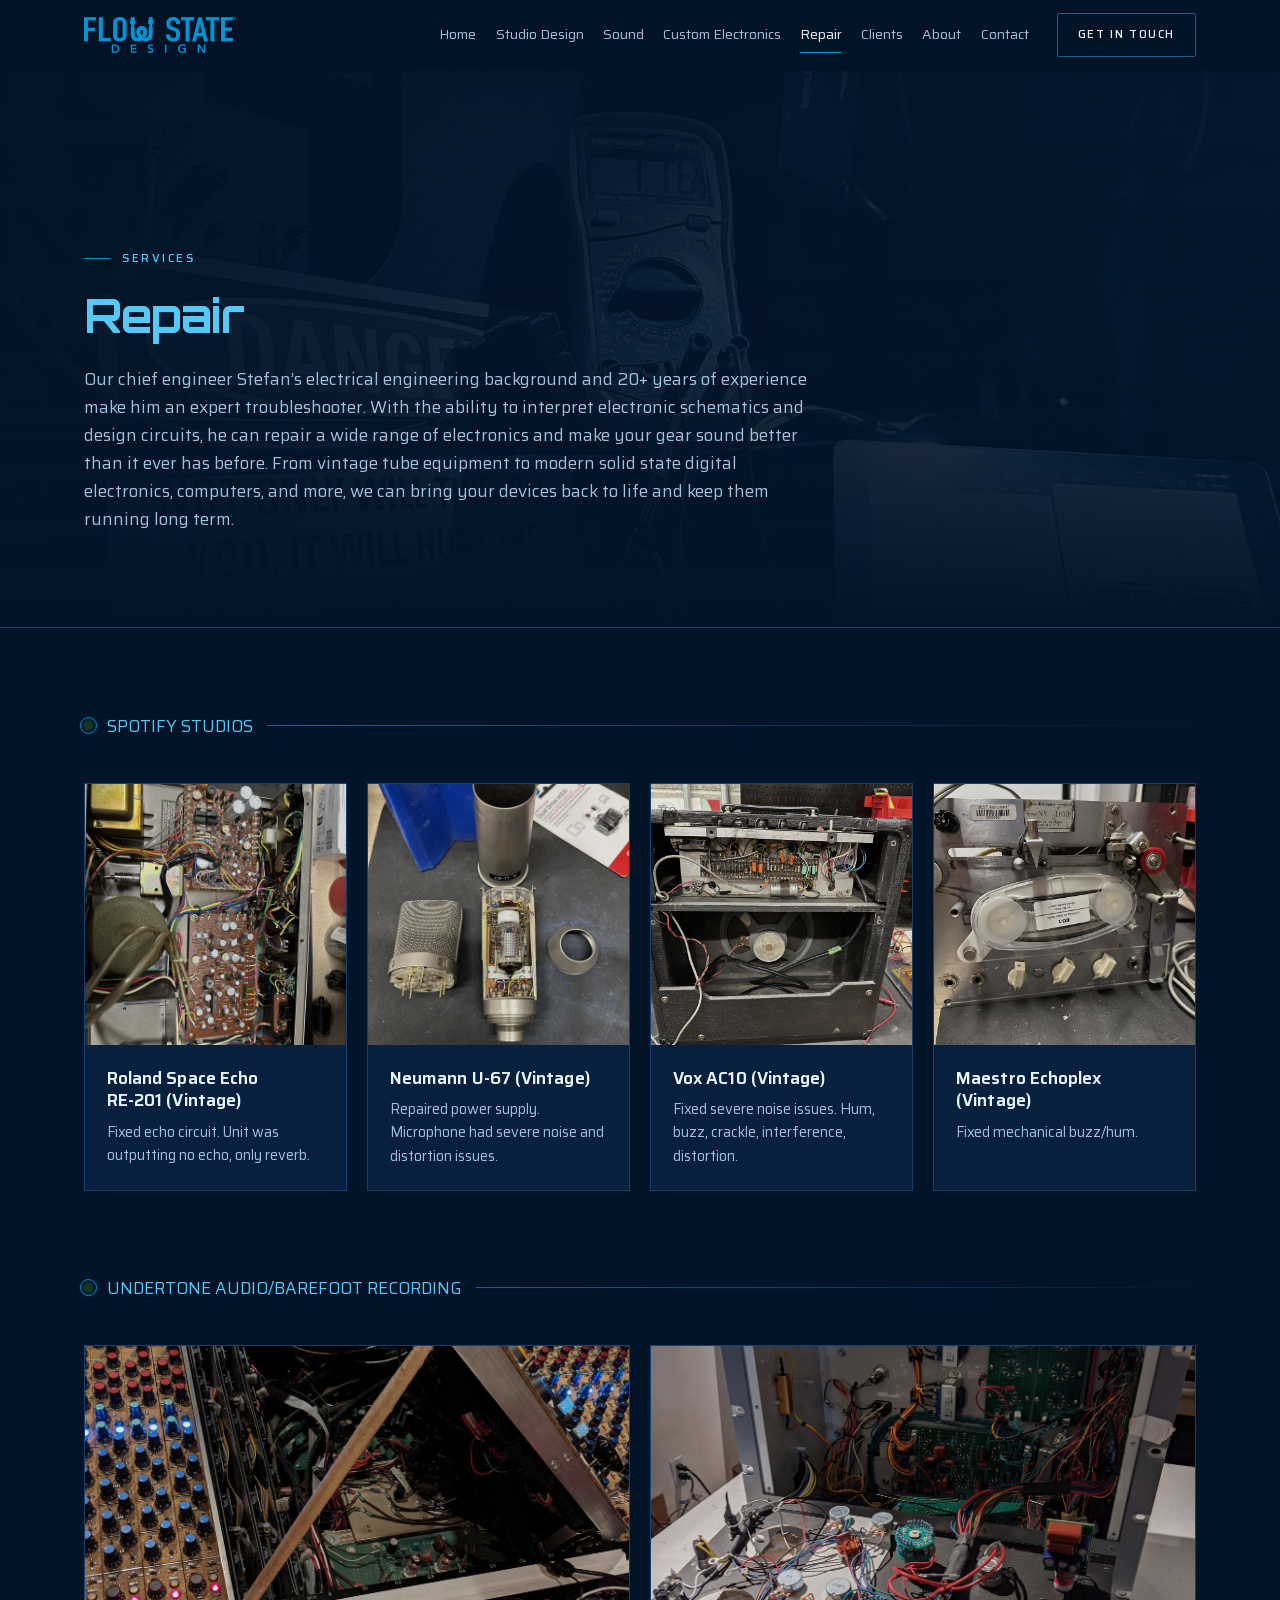
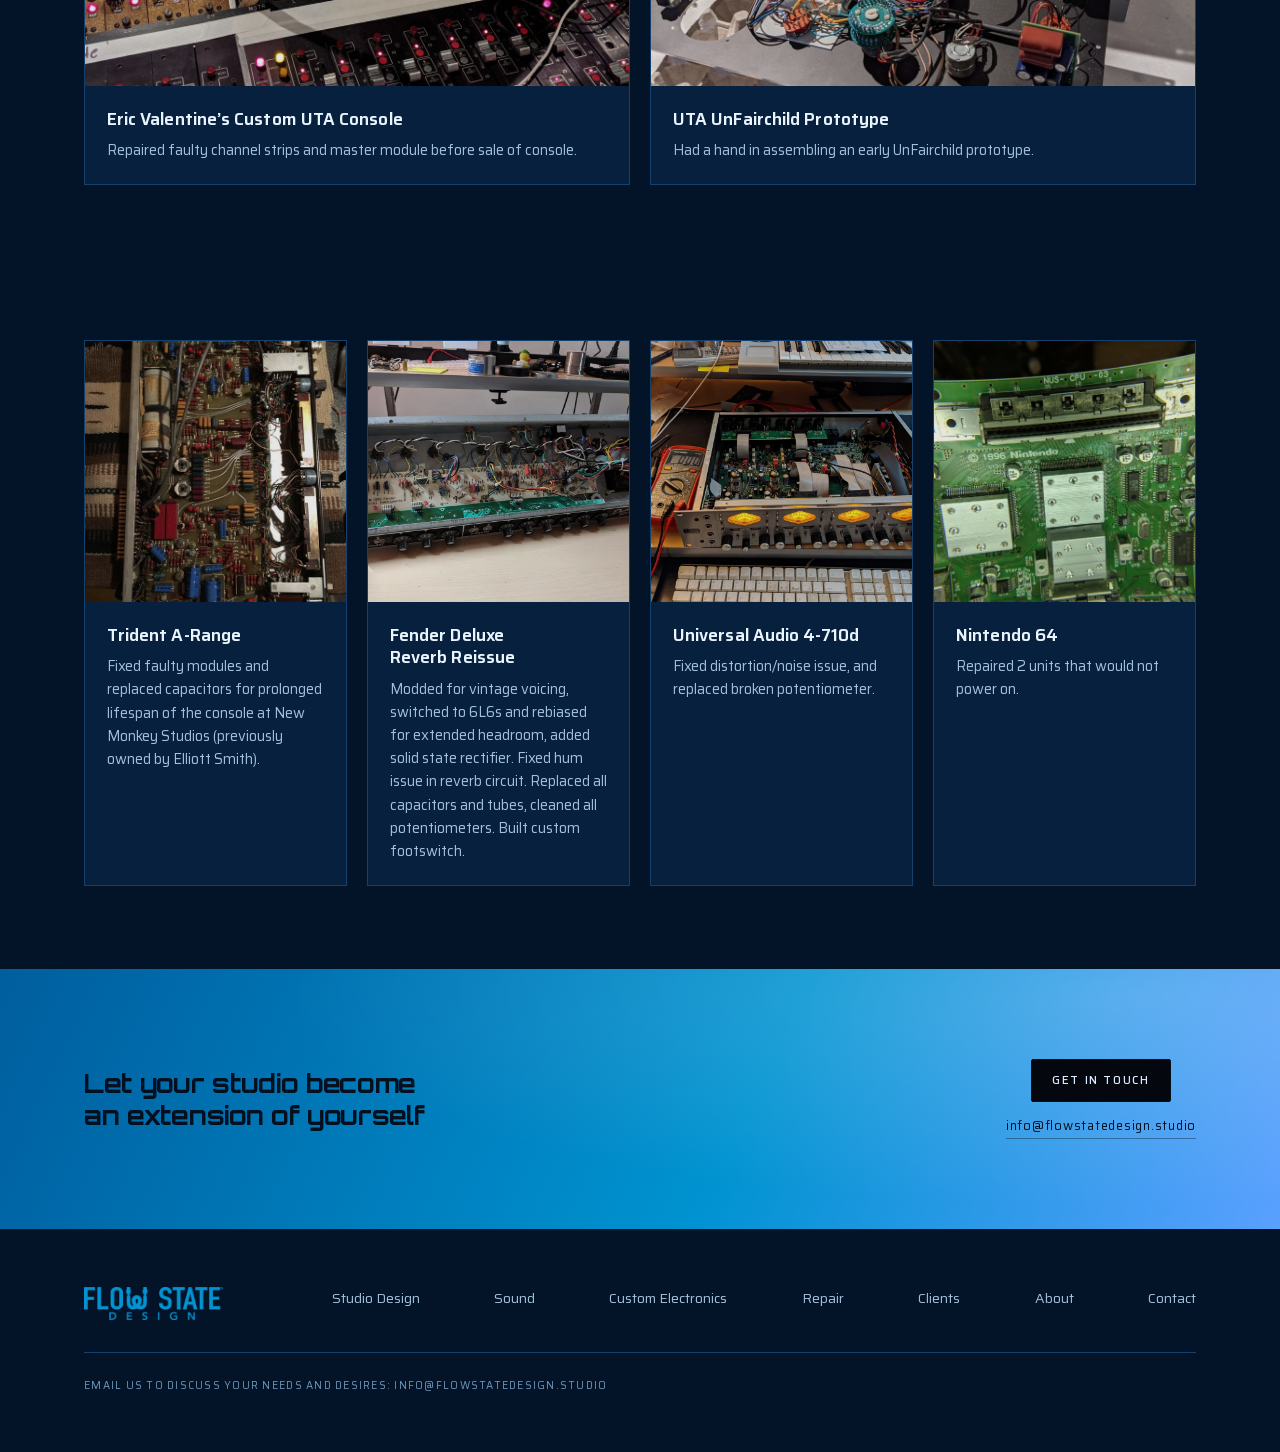
<file: repair.html>
<!doctype html>
<html lang="en">
<head>
<meta charset="utf-8">
<meta name="viewport" content="width=device-width, initial-scale=1">
<title>Repair — Flow State</title>
<meta name="description" content="Repair of vintage tube equipment, modern solid state electronics, consoles, microphones and more.">
<meta http-equiv="Content-Security-Policy" content="default-src 'self'; script-src 'self' 'sha256-tHd4qJ0R/vQfI0CbRTiL3XGSi+Tun7VhOcDbx08aLKA='; style-src 'self' 'unsafe-inline'; img-src 'self' data:; font-src 'self'; connect-src 'self'; object-src 'none'; base-uri 'self'; form-action 'none'; upgrade-insecure-requests">
<meta name="referrer" content="strict-origin-when-cross-origin">
<link rel="icon" href="favicon.ico" sizes="any">
<link rel="apple-touch-icon" href="apple-touch-icon.png">
<meta name="theme-color" content="#031428">
<link rel="canonical" href="https://flowstatedesign.studio/repair.html">
<meta property="og:type" content="website">
<meta property="og:site_name" content="Flow State">
<meta property="og:title" content="Repair — Flow State">
<meta property="og:description" content="Repair of vintage tube equipment, modern solid state electronics, consoles, microphones and more.">
<meta property="og:url" content="https://flowstatedesign.studio/repair.html">
<meta property="og:image" content="https://flowstatedesign.studio/assets/img/og-cover.jpg">
<meta property="og:image:alt" content="Flow State Design">
<meta property="og:image:width" content="1200">
<meta property="og:image:height" content="630">
<meta name="twitter:card" content="summary_large_image">
<script>document.documentElement.className+=" js";</script>
<link rel="stylesheet" href="assets/css/style.css">
</head>
<body id="top">
<a class="skip" href="#main">Skip to content</a>

<header class="nav">
  <div class="wrap">
    <a class="brand" href="index.html" aria-label="Flow State — home"><span class="brandmark"><img src="assets/img/logo.png" alt="Flow State Design" width="1200" height="285"></span></a>
    <nav class="menu" id="menu"><a href="index.html">Home</a><a href="studio-design.html">Studio Design</a><a href="sound.html">Sound</a><a href="custom-electronics.html">Custom Electronics</a><a href="repair.html" aria-current="page">Repair</a><a href="clients.html">Clients</a><a href="about.html">About</a><a href="contact.html">Contact</a></nav>
    <a class="btn nav-cta" href="contact.html">Get In Touch</a>
    <button class="burger" type="button" aria-label="Menu" aria-expanded="false" aria-controls="menu"><span></span></button>
  </div>
</header>

<main id="main">
  <section class="phero">
    <div class="phero-bg"><img src="assets/img/hero-repair.jpg" alt=""></div>
    <div class="wrap">
      <p class="mono phero-kicker rv"><i></i>Services</p>
      <h1 class="rv">Repair</h1>
      <p class="lede rv">Our chief engineer Stefan&rsquo;s electrical engineering background and 20+ years of experience make him an expert troubleshooter. With the ability to interpret electronic schematics and design circuits, he can repair a wide range of electronics and make your gear sound better than it ever has before. From vintage tube equipment to modern solid state digital electronics, computers, and more, we can bring your devices back to life and keep them running long term.</p>
      
    </div>
  </section>
  <section class="section blk">
    <div class="wrap">
      <div class="phead rv"><span class="node"></span><h2 class="mono">Spotify Studios</h2><span class="run"></span></div>
      <div class="items items-4"><article class="item rv">
          <div class="item-media"><img src="assets/img/repair/space-echo.jpg" alt="The circuit boards of a Roland Space Echo RE-201." loading="lazy"></div>
          <div class="item-body"><h3>Roland Space Echo RE-201 (Vintage)</h3><p>Fixed echo circuit. Unit was outputting no echo, only reverb.</p></div>
        </article><article class="item rv">
          <div class="item-media"><img src="assets/img/repair/u67.jpg" alt="A Neumann U-67 microphone opened for repair." loading="lazy"></div>
          <div class="item-body"><h3>Neumann U-67 (Vintage)</h3><p>Repaired power supply. Microphone had severe noise and distortion issues.</p></div>
        </article><article class="item rv">
          <div class="item-media"><img src="assets/img/repair/ac10.jpg" alt="A vintage Vox AC10 amplifier opened for repair." loading="lazy"></div>
          <div class="item-body"><h3>Vox AC10 (Vintage)</h3><p>Fixed severe noise issues. Hum, buzz, crackle, interference, distortion.</p></div>
        </article><article class="item rv">
          <div class="item-media"><img src="assets/img/repair/echoplex.jpg" alt="A Maestro Echoplex tape delay." loading="lazy"></div>
          <div class="item-body"><h3>Maestro Echoplex (Vintage)</h3><p>Fixed mechanical buzz/hum.</p></div>
        </article></div>
    </div>
  </section>
  <section class="section blk">
    <div class="wrap">
      <div class="phead rv"><span class="node"></span><h2 class="mono">UnderTone Audio/Barefoot Recording</h2><span class="run"></span></div>
      <div class="items items-2"><article class="item rv">
          <div class="item-media"><img src="assets/img/repair/uta-guts.jpg" alt="Inside the custom UTA console." loading="lazy"></div>
          <div class="item-body"><h3>Eric Valentine&rsquo;s Custom UTA Console</h3><p>Repaired faulty channel strips and master module before sale of console.</p></div>
        </article><article class="item rv">
          <div class="item-media"><img src="assets/img/repair/unfairchild.jpg" alt="The internals of an UnFairchild prototype." loading="lazy"></div>
          <div class="item-body"><h3>UTA UnFairchild Prototype</h3><p>Had a hand in assembling an early UnFairchild prototype.</p></div>
        </article></div>
    </div>
  </section>
  <section class="section blk">
    <div class="wrap">
      <div class="phead rv"><span class="node"></span><h2 class="mono">Other Repair Examples</h2><span class="run"></span></div>
      <div class="items items-4"><article class="item rv">
          <div class="item-media"><img src="assets/img/repair/trident.jpg" alt="A Trident A-Range console." loading="lazy"></div>
          <div class="item-body"><h3>Trident A-Range</h3><p>Fixed faulty modules and replaced capacitors for prolonged lifespan of the console at New Monkey Studios (previously owned by Elliott Smith).</p></div>
        </article><article class="item rv">
          <div class="item-media"><img src="assets/img/repair/drri.jpg" alt="Inside the Fender Deluxe Reverb Reissue chassis." loading="lazy"></div>
          <div class="item-body"><h3>Fender Deluxe Reverb Reissue</h3><p>Modded for vintage voicing, switched to 6L6s and rebiased for extended headroom, added solid state rectifier. Fixed hum issue in reverb circuit. Replaced all capacitors and tubes, cleaned all potentiometers. Built custom footswitch.</p></div>
        </article><article class="item rv">
          <div class="item-media"><img src="assets/img/repair/ua4710-open.jpg" alt="The Universal Audio 4-710d opened for repair." loading="lazy"></div>
          <div class="item-body"><h3>Universal Audio 4-710d</h3><p>Fixed distortion/noise issue, and replaced broken potentiometer.</p></div>
        </article><article class="item rv">
          <div class="item-media"><img src="assets/img/repair/n64.jpg" alt="A Nintendo 64 console opened for repair." loading="lazy"></div>
          <div class="item-body"><h3>Nintendo 64</h3><p>Repaired 2 units that would not power on.</p></div>
        </article></div>
    </div>
  </section>
</main>

<section class="cta" id="contact-cta">
    <div class="wrap">
      <h2 class="h2">Let your studio become an extension of yourself</h2>
      <div class="cta-side">
        <a class="btn btn-ink" href="contact.html">Get In Touch</a>
        <a class="mail" href="mailto:info@flowstatedesign.studio">info@flowstatedesign.studio</a>
      </div>
    </div>
  </section>

<footer class="foot">
  <div class="wrap">
    <div class="foot-top">
      <a class="brand" href="index.html" aria-label="Flow State — home"><span class="brandmark"><img src="assets/img/logo.png" alt="Flow State Design" width="1200" height="285"></span></a>
      <nav class="foot-nav">
        <a href="studio-design.html">Studio Design</a>
        <a href="sound.html">Sound</a>
        <a href="custom-electronics.html">Custom Electronics</a>
        <a href="repair.html">Repair</a>
        <a href="clients.html">Clients</a>
        <a href="about.html">About</a>
        <a href="contact.html">Contact</a>
      </nav>
    </div>
    <div class="foot-bot">
      <p>Email us to discuss your needs and desires: <a href="mailto:info@flowstatedesign.studio">info@flowstatedesign.studio</a></p>
    </div>
  </div>
</footer>

<script src="assets/js/main.js"></script>
</body>
</html>
</file>
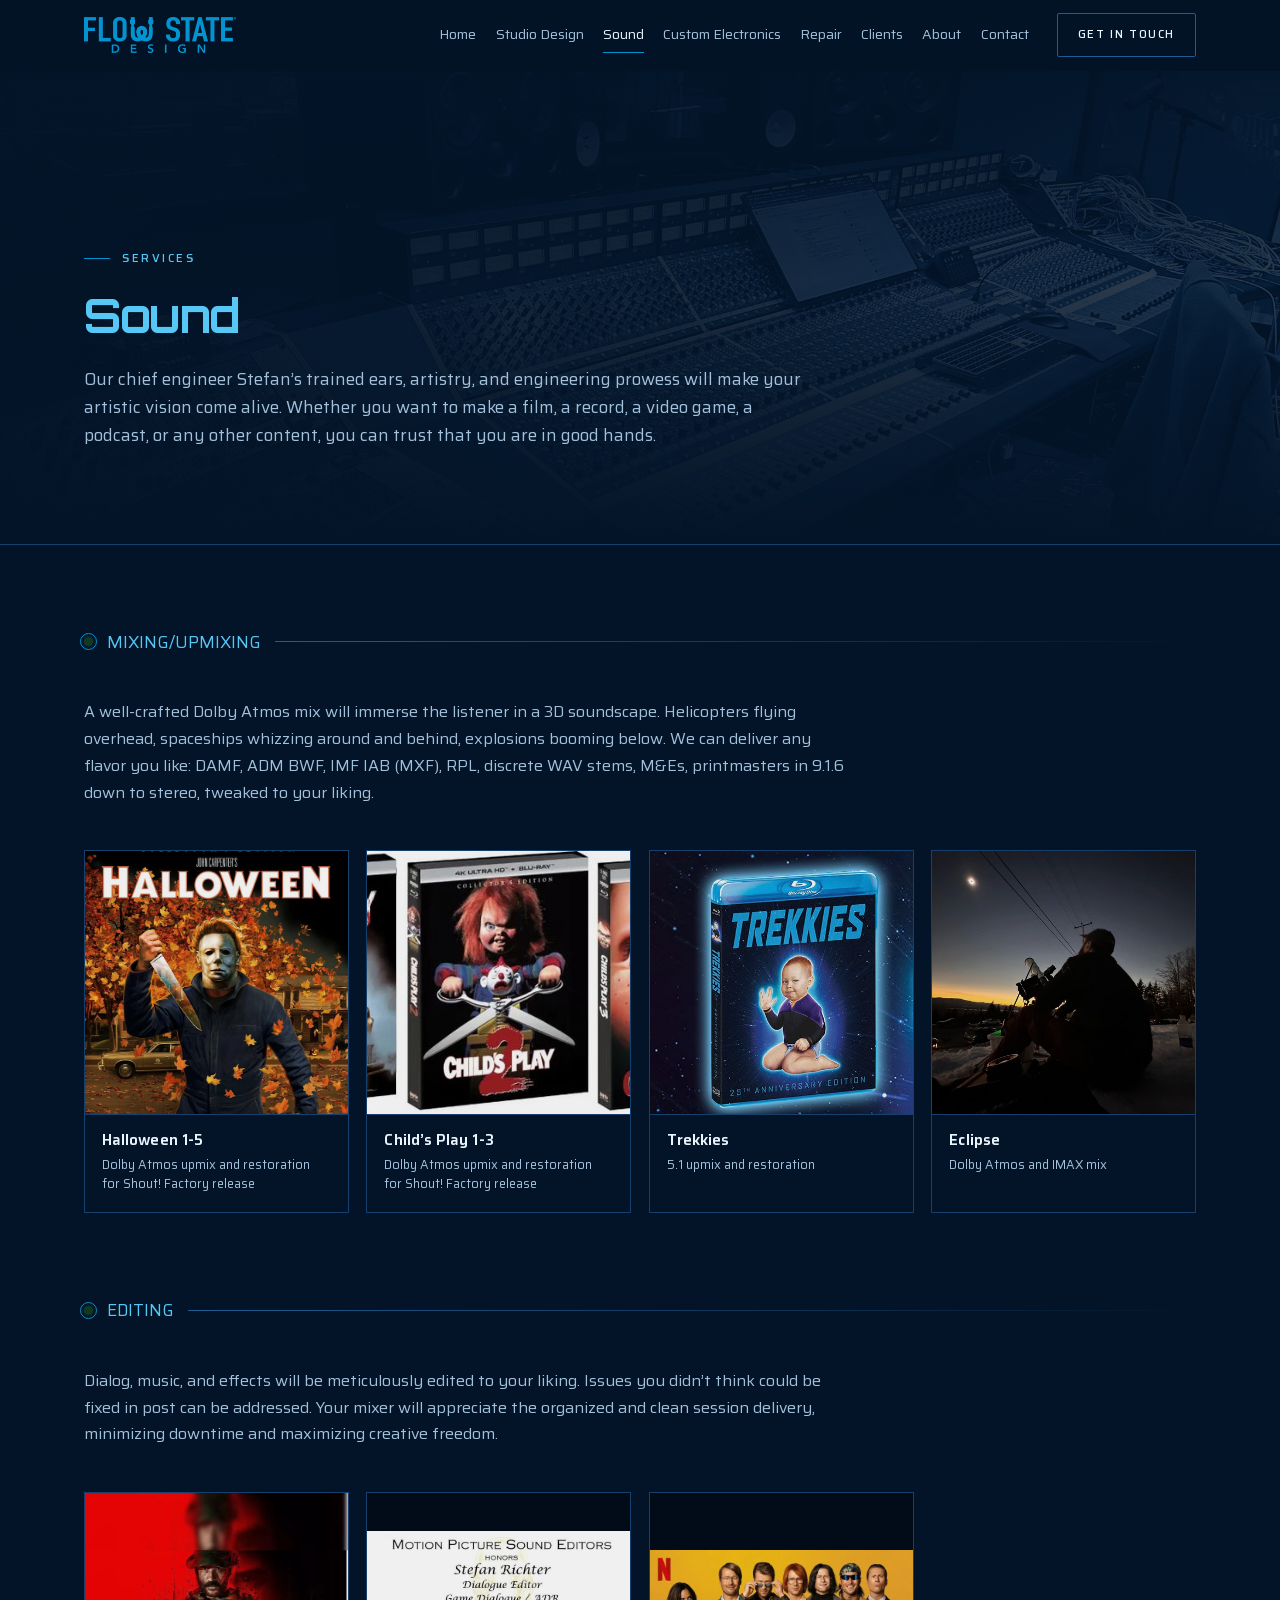
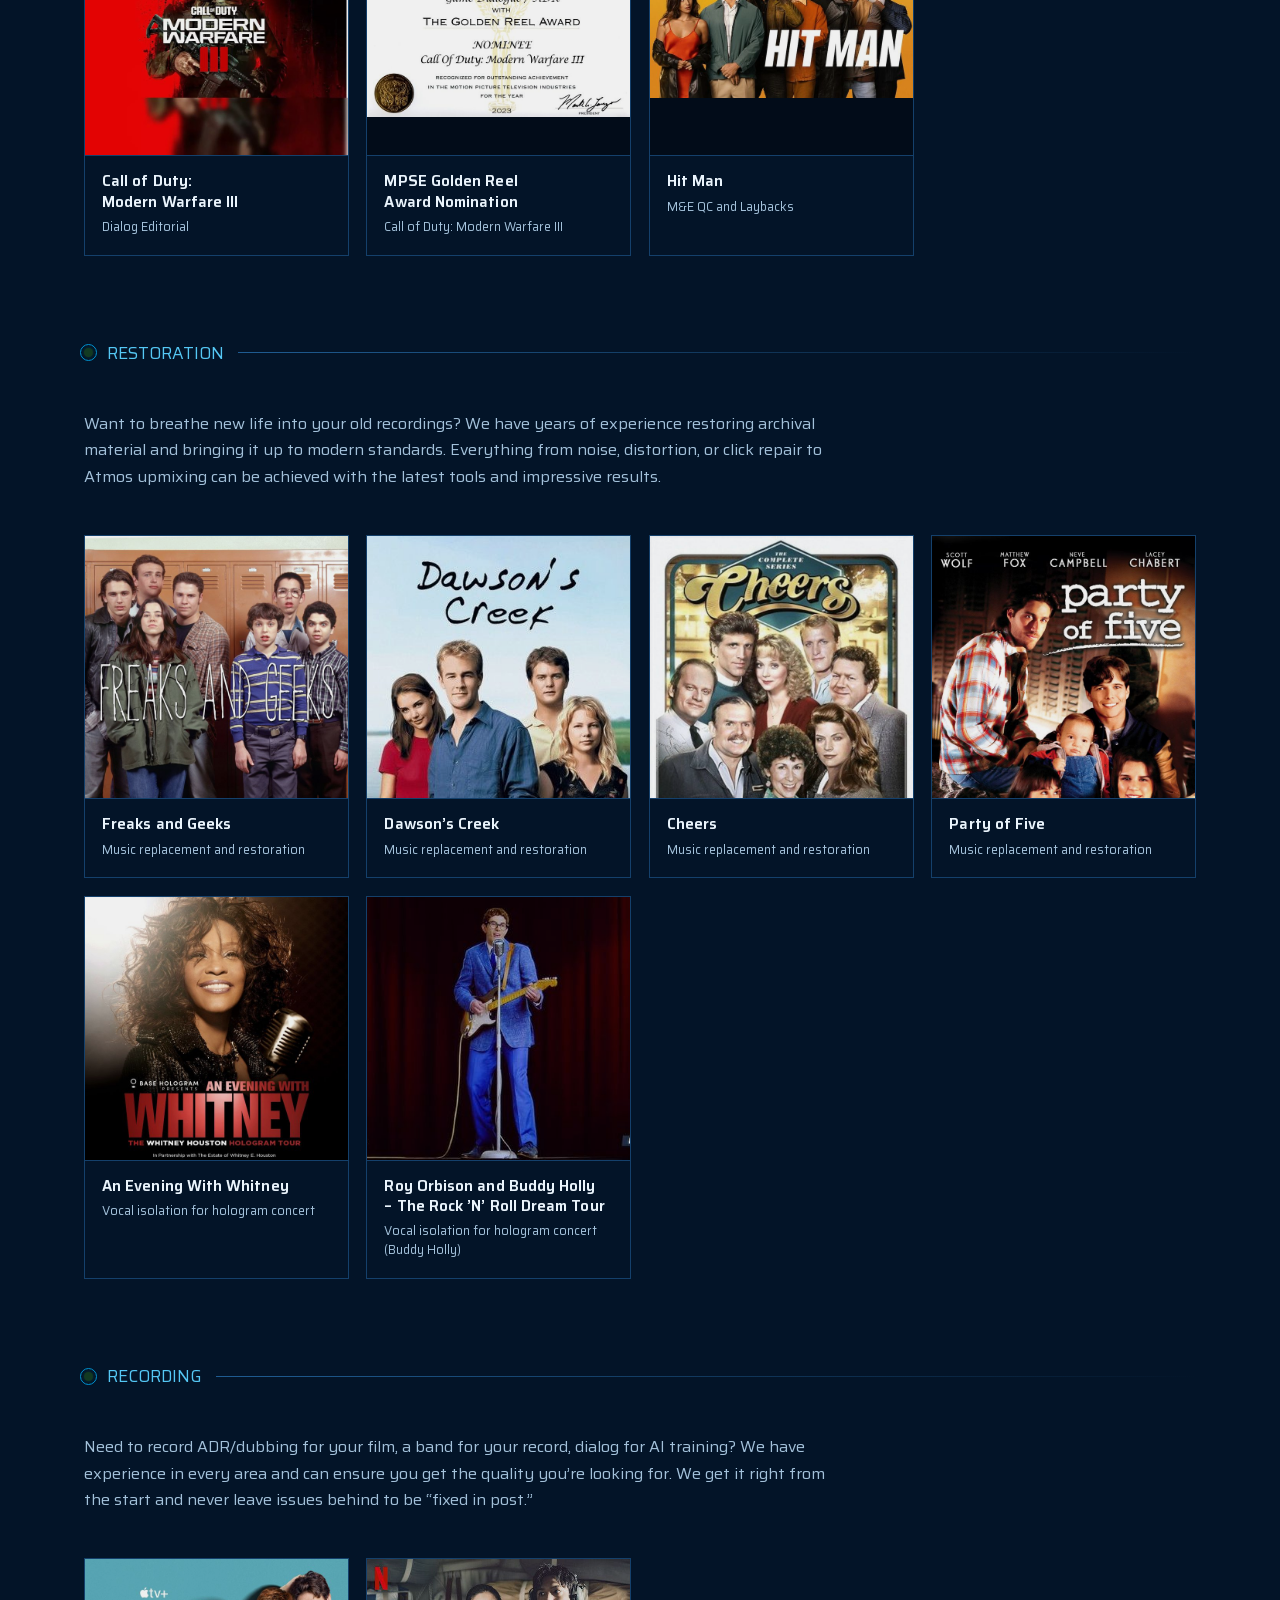
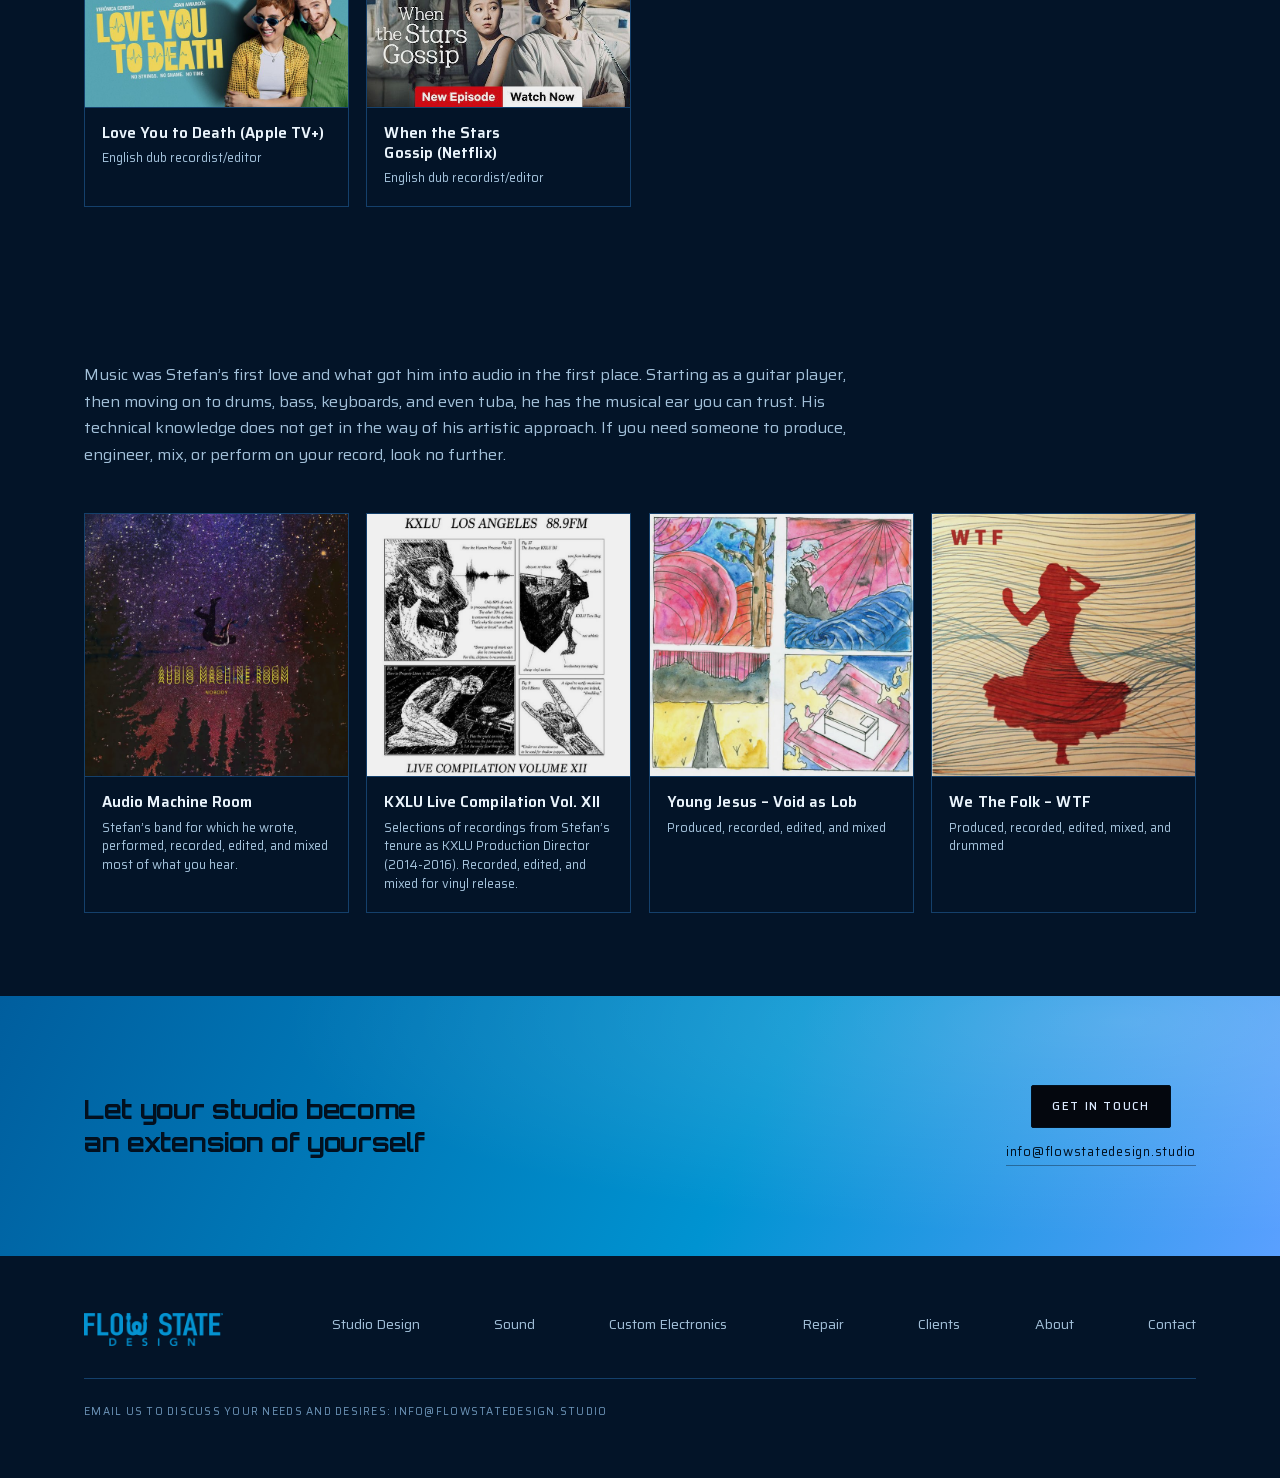
<file: sound.html>
<!doctype html>
<html lang="en">
<head>
<meta charset="utf-8">
<meta name="viewport" content="width=device-width, initial-scale=1">
<title>Sound — Flow State</title>
<meta name="description" content="Mixing and upmixing, editing, restoration, recording and music for film, games and records.">
<meta http-equiv="Content-Security-Policy" content="default-src 'self'; script-src 'self' 'sha256-tHd4qJ0R/vQfI0CbRTiL3XGSi+Tun7VhOcDbx08aLKA='; style-src 'self' 'unsafe-inline'; img-src 'self' data:; font-src 'self'; connect-src 'self'; object-src 'none'; base-uri 'self'; form-action 'none'; upgrade-insecure-requests">
<meta name="referrer" content="strict-origin-when-cross-origin">
<link rel="icon" href="favicon.ico" sizes="any">
<link rel="apple-touch-icon" href="apple-touch-icon.png">
<meta name="theme-color" content="#031428">
<link rel="canonical" href="https://flowstatedesign.studio/sound.html">
<meta property="og:type" content="website">
<meta property="og:site_name" content="Flow State">
<meta property="og:title" content="Sound — Flow State">
<meta property="og:description" content="Mixing and upmixing, editing, restoration, recording and music for film, games and records.">
<meta property="og:url" content="https://flowstatedesign.studio/sound.html">
<meta property="og:image" content="https://flowstatedesign.studio/assets/img/og-cover.jpg">
<meta property="og:image:alt" content="Flow State Design">
<meta property="og:image:width" content="1200">
<meta property="og:image:height" content="630">
<meta name="twitter:card" content="summary_large_image">
<script>document.documentElement.className+=" js";</script>
<link rel="stylesheet" href="assets/css/style.css">
</head>
<body id="top">
<a class="skip" href="#main">Skip to content</a>

<header class="nav">
  <div class="wrap">
    <a class="brand" href="index.html" aria-label="Flow State — home"><span class="brandmark"><img src="assets/img/logo.png" alt="Flow State Design" width="1200" height="285"></span></a>
    <nav class="menu" id="menu"><a href="index.html">Home</a><a href="studio-design.html">Studio Design</a><a href="sound.html" aria-current="page">Sound</a><a href="custom-electronics.html">Custom Electronics</a><a href="repair.html">Repair</a><a href="clients.html">Clients</a><a href="about.html">About</a><a href="contact.html">Contact</a></nav>
    <a class="btn nav-cta" href="contact.html">Get In Touch</a>
    <button class="burger" type="button" aria-label="Menu" aria-expanded="false" aria-controls="menu"><span></span></button>
  </div>
</header>

<main id="main">
  <section class="phero">
    <div class="phero-bg"><img src="assets/img/hero-sound.jpg" alt=""></div>
    <div class="wrap">
      <p class="mono phero-kicker rv"><i></i>Services</p>
      <h1 class="rv">Sound</h1>
      <p class="lede rv">Our chief engineer Stefan&rsquo;s trained ears, artistry, and engineering prowess will make your artistic vision come alive. Whether you want to make a film, a record, a video game, a podcast, or any other content, you can trust that you are in good hands.</p>
      
    </div>
  </section>
  <section class="section blk">
    <div class="wrap">
      <div class="phead rv"><span class="node"></span><h2 class="mono">Mixing/Upmixing</h2><span class="run"></span></div>
      <div class="prose rv"><p>A well-crafted Dolby Atmos mix will immerse the listener in a 3D soundscape. Helicopters flying overhead, spaceships whizzing around and behind, explosions booming below. We can deliver any flavor you like: DAMF, ADM BWF, IMF IAB (MXF), RPL, discrete WAV stems, M&amp;Es, printmasters in 9.1.6 down to stereo, tweaked to your liking.</p></div><div class="wk-grid"><article class="wk rv">
          <div class="wk-art"><img src="assets/img/work/halloween.jpg" alt="Halloween 1-5 artwork" loading="lazy"></div>
          <div class="wk-body"><h3>Halloween 1-5</h3><p>Dolby Atmos upmix and restoration for Shout! Factory release</p></div>
        </article><article class="wk rv">
          <div class="wk-art"><img src="assets/img/work/childs-play.jpg" alt="Child’s Play 1-3 artwork" loading="lazy"></div>
          <div class="wk-body"><h3>Child&rsquo;s Play 1-3</h3><p>Dolby Atmos upmix and restoration for Shout! Factory release</p></div>
        </article><article class="wk rv">
          <div class="wk-art"><img src="assets/img/work/trekkies.jpg" alt="Trekkies artwork" loading="lazy"></div>
          <div class="wk-body"><h3>Trekkies</h3><p>5.1 upmix and restoration</p></div>
        </article><article class="wk rv">
          <div class="wk-art"><img src="assets/img/work/eclipse.jpg" alt="Eclipse artwork" loading="lazy"></div>
          <div class="wk-body"><h3>Eclipse</h3><p>Dolby Atmos and IMAX mix</p></div>
        </article></div>
    </div>
  </section>
  <section class="section blk">
    <div class="wrap">
      <div class="phead rv"><span class="node"></span><h2 class="mono">Editing</h2><span class="run"></span></div>
      <div class="prose rv"><p>Dialog, music, and effects will be meticulously edited to your liking. Issues you didn&rsquo;t think could be fixed in post can be addressed. Your mixer will appreciate the organized and clean session delivery, minimizing downtime and maximizing creative freedom.</p></div><div class="wk-grid"><article class="wk rv">
          <div class="wk-art"><img src="assets/img/work/cod.jpg" alt="Call of Duty: Modern Warfare III artwork" loading="lazy"></div>
          <div class="wk-body"><h3>Call of Duty: Modern Warfare III</h3><p>Dialog Editorial</p></div>
        </article><article class="wk rv">
          <div class="wk-art"><img src="assets/img/work/mpse.jpg" alt="MPSE Golden Reel Award Nomination artwork" style="object-fit:contain;background:#020D1C;" loading="lazy"></div>
          <div class="wk-body"><h3>MPSE Golden Reel Award Nomination</h3><p>Call of Duty: Modern Warfare III</p></div>
        </article><article class="wk rv">
          <div class="wk-art"><img src="assets/img/work/hitman.jpg" alt="Hit Man artwork" style="object-fit:contain;background:#020D1C;" loading="lazy"></div>
          <div class="wk-body"><h3>Hit Man</h3><p>M&amp;E QC and Laybacks</p></div>
        </article></div>
    </div>
  </section>
  <section class="section blk">
    <div class="wrap">
      <div class="phead rv"><span class="node"></span><h2 class="mono">Restoration</h2><span class="run"></span></div>
      <div class="prose rv"><p>Want to breathe new life into your old recordings? We have years of experience restoring archival material and bringing it up to modern standards. Everything from noise, distortion, or click repair to Atmos upmixing can be achieved with the latest tools and impressive results.</p></div><div class="wk-grid"><article class="wk rv">
          <div class="wk-art"><img src="assets/img/work/freaks-and-geeks.jpg" alt="Freaks and Geeks artwork" style="object-position:center top;" loading="lazy"></div>
          <div class="wk-body"><h3>Freaks and Geeks</h3><p>Music replacement and restoration</p></div>
        </article><article class="wk rv">
          <div class="wk-art"><img src="assets/img/work/dawsons-creek.jpg" alt="Dawson’s Creek artwork" style="object-position:center top;" loading="lazy"></div>
          <div class="wk-body"><h3>Dawson&rsquo;s Creek</h3><p>Music replacement and restoration</p></div>
        </article><article class="wk rv">
          <div class="wk-art"><img src="assets/img/work/cheers.jpg" alt="Cheers artwork" style="object-position:center top;" loading="lazy"></div>
          <div class="wk-body"><h3>Cheers</h3><p>Music replacement and restoration</p></div>
        </article><article class="wk rv">
          <div class="wk-art"><img src="assets/img/work/party-of-five.jpg" alt="Party of Five artwork" style="object-position:center top;" loading="lazy"></div>
          <div class="wk-body"><h3>Party of Five</h3><p>Music replacement and restoration</p></div>
        </article><article class="wk rv">
          <div class="wk-art"><img src="assets/img/work/whitney.jpg" alt="An Evening With Whitney artwork" loading="lazy"></div>
          <div class="wk-body"><h3>An Evening With Whitney</h3><p>Vocal isolation for hologram concert</p></div>
        </article><article class="wk rv">
          <div class="wk-art"><img src="assets/img/work/buddy-holly.jpg" alt="Roy Orbison and Buddy Holly – The Rock ’N’ Roll Dream Tour artwork" loading="lazy"></div>
          <div class="wk-body"><h3>Roy Orbison and Buddy Holly &ndash; The Rock &rsquo;N&rsquo; Roll Dream Tour</h3><p>Vocal isolation for hologram concert (Buddy Holly)</p></div>
        </article></div>
    </div>
  </section>
  <section class="section blk">
    <div class="wrap">
      <div class="phead rv"><span class="node"></span><h2 class="mono">Recording</h2><span class="run"></span></div>
      <div class="prose rv"><p>Need to record ADR/dubbing for your film, a band for your record, dialog for AI training? We have experience in every area and can ensure you get the quality you&rsquo;re looking for. We get it right from the start and never leave issues behind to be &ldquo;fixed in post.&rdquo;</p></div><div class="wk-grid"><article class="wk rv">
          <div class="wk-art"><img src="assets/img/work/love-you-to-death.jpg" alt="Love You to Death (Apple TV+) artwork" style="aspect-ratio:680 / 383;" loading="lazy"></div>
          <div class="wk-body"><h3>Love You to Death (Apple TV+)</h3><p>English dub recordist/editor</p></div>
        </article><article class="wk rv">
          <div class="wk-art"><img src="assets/img/work/stars-gossip.jpg" alt="When the Stars Gossip (Netflix) artwork" style="aspect-ratio:512 / 288;" loading="lazy"></div>
          <div class="wk-body"><h3>When the Stars Gossip (Netflix)</h3><p>English dub recordist/editor</p></div>
        </article></div>
    </div>
  </section>
  <section class="section blk">
    <div class="wrap">
      <div class="phead rv"><span class="node"></span><h2 class="mono">Music</h2><span class="run"></span></div>
      <div class="prose rv"><p>Music was Stefan&rsquo;s first love and what got him into audio in the first place. Starting as a guitar player, then moving on to drums, bass, keyboards, and even tuba, he has the musical ear you can trust. His technical knowledge does not get in the way of his artistic approach. If you need someone to produce, engineer, mix, or perform on your record, look no further.</p></div><div class="wk-grid"><article class="wk rv">
          <div class="wk-art"><img src="assets/img/work/amr.jpg" alt="Audio Machine Room artwork" loading="lazy"></div>
          <div class="wk-body"><h3>Audio Machine Room</h3><p>Stefan&rsquo;s band for which he wrote, performed, recorded, edited, and mixed most of what you hear.</p></div>
        </article><article class="wk rv">
          <div class="wk-art"><img src="assets/img/work/kxlu.jpg" alt="KXLU Live Compilation Vol. XII artwork" loading="lazy"></div>
          <div class="wk-body"><h3>KXLU Live Compilation Vol. XII</h3><p>Selections of recordings from Stefan&rsquo;s tenure as KXLU Production Director (2014-2016). Recorded, edited, and mixed for vinyl release.</p></div>
        </article><article class="wk rv">
          <div class="wk-art"><img src="assets/img/work/young-jesus.jpg" alt="Young Jesus – Void as Lob artwork" loading="lazy"></div>
          <div class="wk-body"><h3>Young Jesus &ndash; Void as Lob</h3><p>Produced, recorded, edited, and mixed</p></div>
        </article><article class="wk rv">
          <div class="wk-art"><img src="assets/img/work/wtf.jpg" alt="We The Folk – WTF artwork" loading="lazy"></div>
          <div class="wk-body"><h3>We The Folk &ndash; WTF</h3><p>Produced, recorded, edited, mixed, and drummed</p></div>
        </article></div>
    </div>
  </section>
</main>

<section class="cta" id="contact-cta">
    <div class="wrap">
      <h2 class="h2">Let your studio become an extension of yourself</h2>
      <div class="cta-side">
        <a class="btn btn-ink" href="contact.html">Get In Touch</a>
        <a class="mail" href="mailto:info@flowstatedesign.studio">info@flowstatedesign.studio</a>
      </div>
    </div>
  </section>

<footer class="foot">
  <div class="wrap">
    <div class="foot-top">
      <a class="brand" href="index.html" aria-label="Flow State — home"><span class="brandmark"><img src="assets/img/logo.png" alt="Flow State Design" width="1200" height="285"></span></a>
      <nav class="foot-nav">
        <a href="studio-design.html">Studio Design</a>
        <a href="sound.html">Sound</a>
        <a href="custom-electronics.html">Custom Electronics</a>
        <a href="repair.html">Repair</a>
        <a href="clients.html">Clients</a>
        <a href="about.html">About</a>
        <a href="contact.html">Contact</a>
      </nav>
    </div>
    <div class="foot-bot">
      <p>Email us to discuss your needs and desires: <a href="mailto:info@flowstatedesign.studio">info@flowstatedesign.studio</a></p>
    </div>
  </div>
</footer>

<script src="assets/js/main.js"></script>
</body>
</html>
</file>
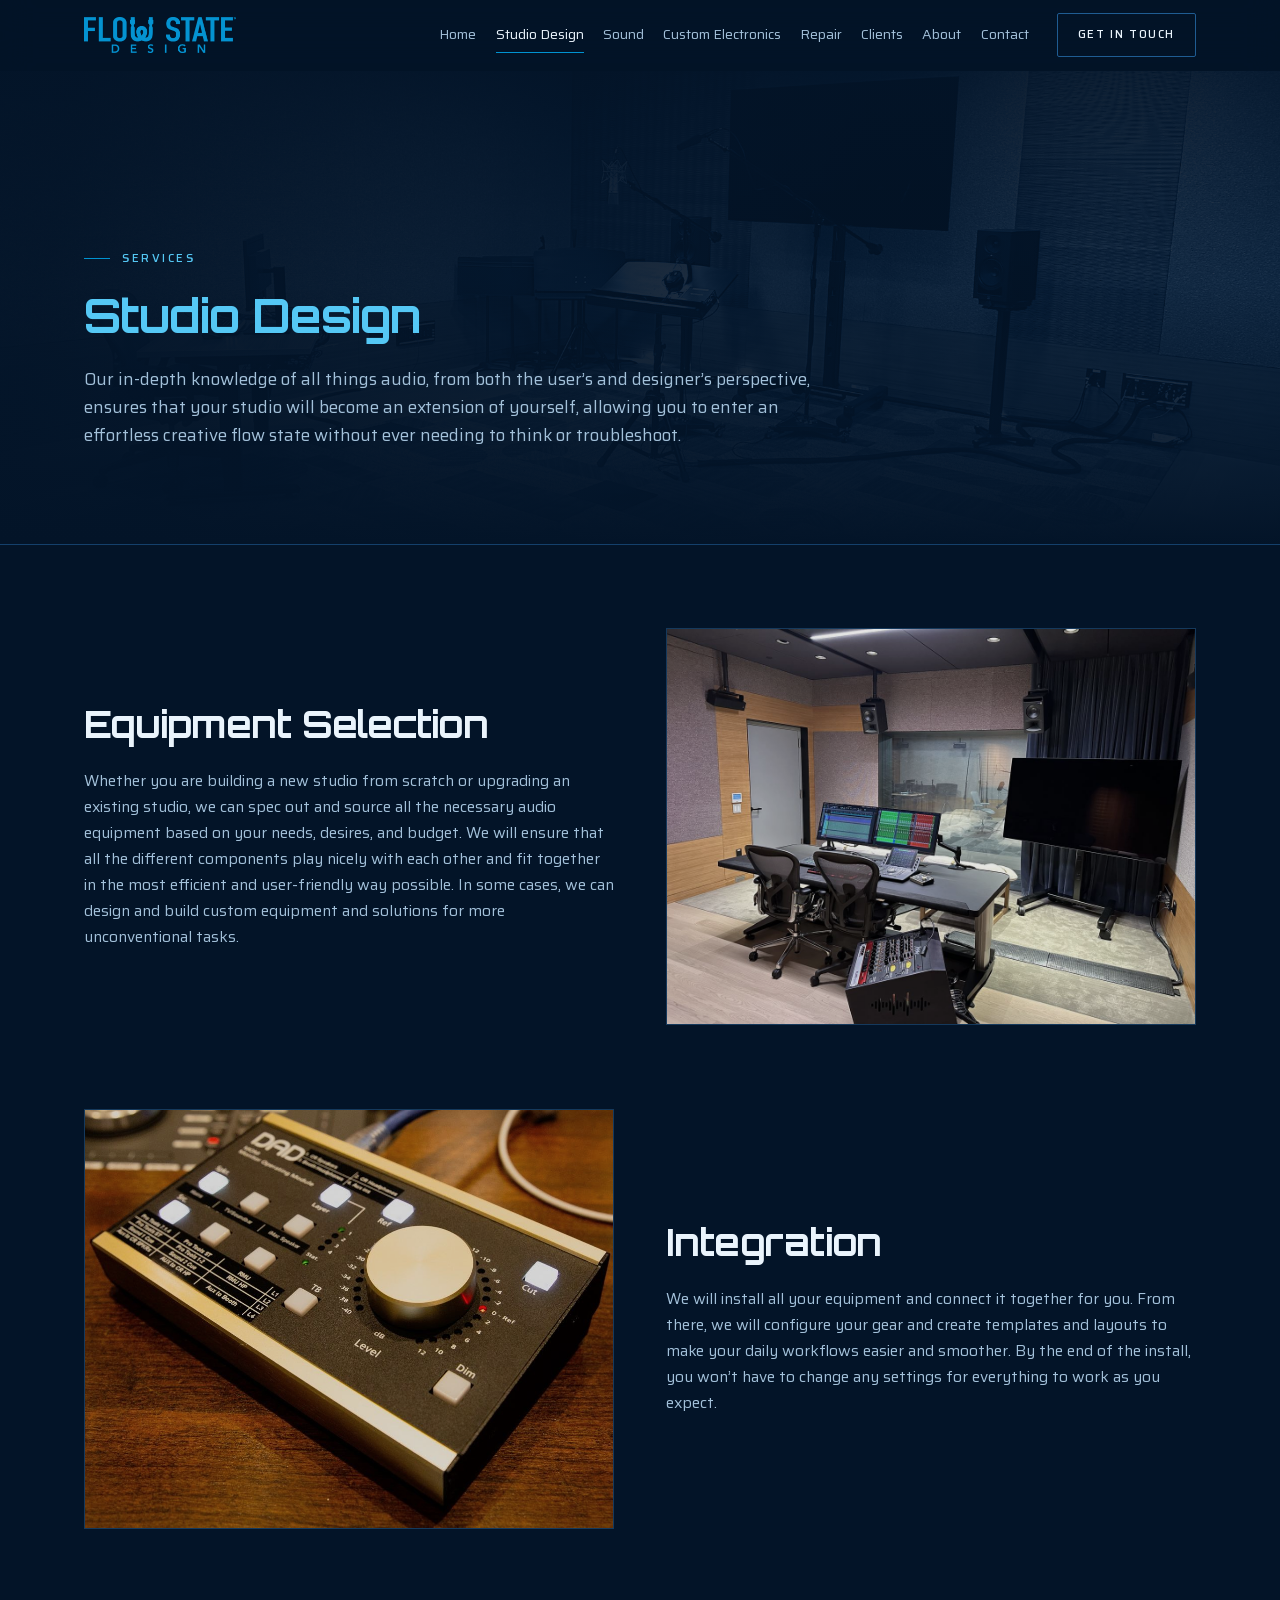
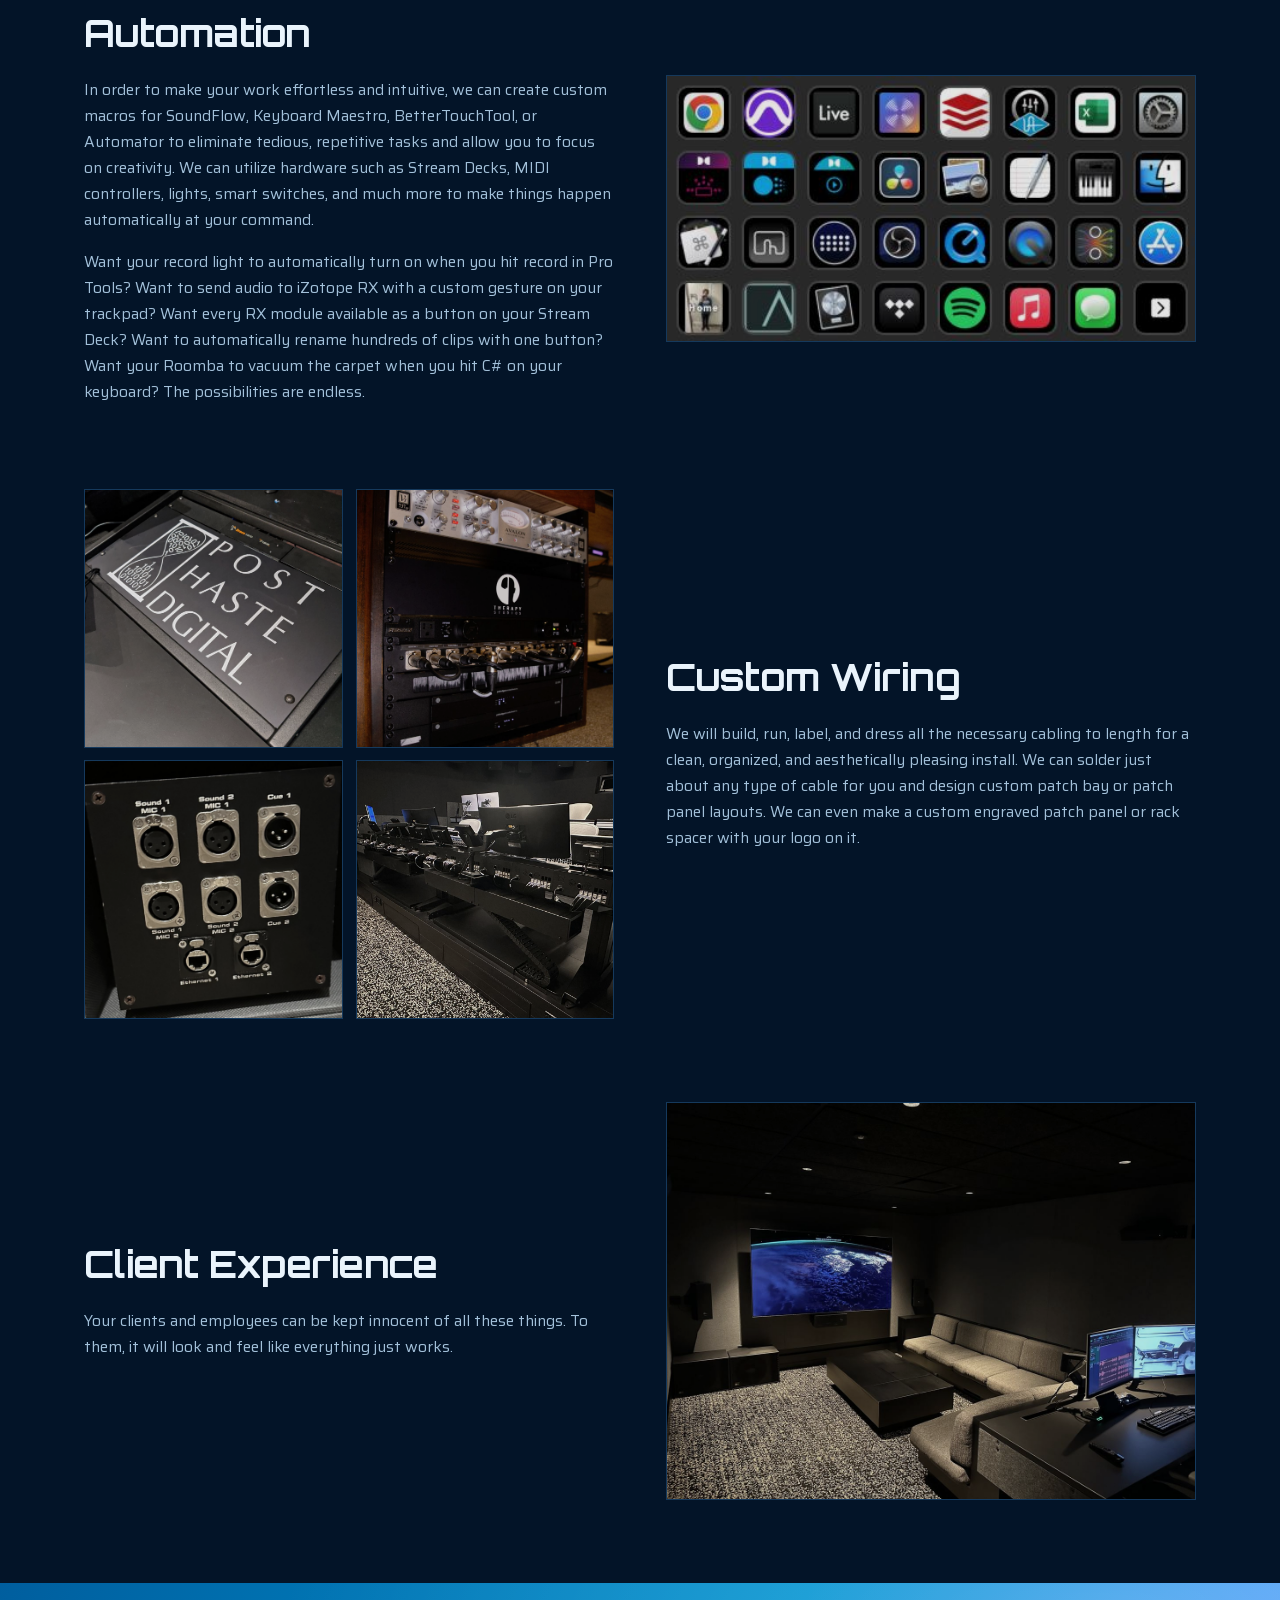
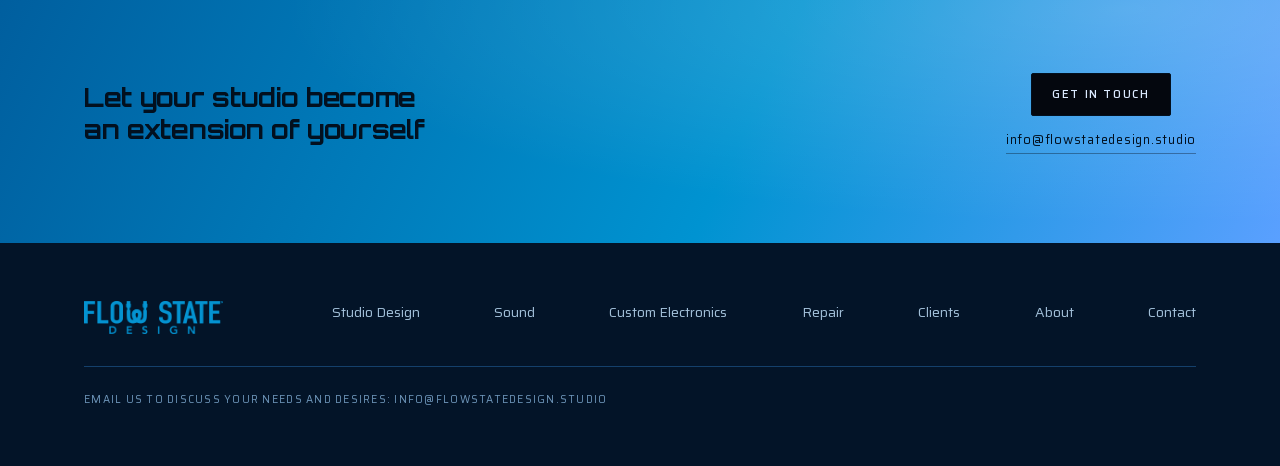
<file: studio-design.html>
<!doctype html>
<html lang="en">
<head>
<meta charset="utf-8">
<meta name="viewport" content="width=device-width, initial-scale=1">
<title>Studio Design — Flow State</title>
<meta name="description" content="Automation, equipment selection, integration and custom wiring for recording and post studios.">
<meta http-equiv="Content-Security-Policy" content="default-src 'self'; script-src 'self' 'sha256-tHd4qJ0R/vQfI0CbRTiL3XGSi+Tun7VhOcDbx08aLKA='; style-src 'self' 'unsafe-inline'; img-src 'self' data:; font-src 'self'; connect-src 'self'; object-src 'none'; base-uri 'self'; form-action 'none'; upgrade-insecure-requests">
<meta name="referrer" content="strict-origin-when-cross-origin">
<link rel="icon" href="favicon.ico" sizes="any">
<link rel="apple-touch-icon" href="apple-touch-icon.png">
<meta name="theme-color" content="#031428">
<link rel="canonical" href="https://flowstatedesign.studio/studio-design.html">
<meta property="og:type" content="website">
<meta property="og:site_name" content="Flow State">
<meta property="og:title" content="Studio Design — Flow State">
<meta property="og:description" content="Automation, equipment selection, integration and custom wiring for recording and post studios.">
<meta property="og:url" content="https://flowstatedesign.studio/studio-design.html">
<meta property="og:image" content="https://flowstatedesign.studio/assets/img/og-cover.jpg">
<meta property="og:image:alt" content="Flow State Design">
<meta property="og:image:width" content="1200">
<meta property="og:image:height" content="630">
<meta name="twitter:card" content="summary_large_image">
<script>document.documentElement.className+=" js";</script>
<link rel="stylesheet" href="assets/css/style.css">
</head>
<body id="top">
<a class="skip" href="#main">Skip to content</a>

<header class="nav">
  <div class="wrap">
    <a class="brand" href="index.html" aria-label="Flow State — home"><span class="brandmark"><img src="assets/img/logo.png" alt="Flow State Design" width="1200" height="285"></span></a>
    <nav class="menu" id="menu"><a href="index.html">Home</a><a href="studio-design.html" aria-current="page">Studio Design</a><a href="sound.html">Sound</a><a href="custom-electronics.html">Custom Electronics</a><a href="repair.html">Repair</a><a href="clients.html">Clients</a><a href="about.html">About</a><a href="contact.html">Contact</a></nav>
    <a class="btn nav-cta" href="contact.html">Get In Touch</a>
    <button class="burger" type="button" aria-label="Menu" aria-expanded="false" aria-controls="menu"><span></span></button>
  </div>
</header>

<main id="main">
  <section class="phero">
    <div class="phero-bg"><img src="assets/img/hero-studio-design.jpg" alt=""></div>
    <div class="wrap">
      <p class="mono phero-kicker rv"><i></i>Services</p>
      <h1 class="rv">Studio Design</h1>
      <p class="lede rv">Our in-depth knowledge of all things audio, from both the user&rsquo;s and designer&rsquo;s perspective, ensures that your studio will become an extension of yourself, allowing you to enter an effortless creative flow state without ever needing to think or troubleshoot.</p>
      
    </div>
  </section>
  <section class="section blk">
    <div class="wrap">
      <div class="split">
        <div class="split-text rv">
          <h2 class="h2">Equipment Selection</h2>
          <p>Whether you are building a new studio from scratch or upgrading an existing studio, we can spec out and source all the necessary audio equipment based on your needs, desires, and budget. We will ensure that all the different components play nicely with each other and fit together in the most efficient and user-friendly way possible. In some cases, we can design and build custom equipment and solutions for more unconventional tasks.</p>
        </div>
        <div class="split-media rv" data-d="80"><img src="assets/img/studio/sd-equipment.jpg" alt="A finished control room seen from the front, gear specced and installed." style="aspect-ratio:1200 / 900" loading="lazy"></div>
      </div>
    </div>
  </section>
  <section class="section blk">
    <div class="wrap">
      <div class="split split-flip">
        <div class="split-text rv">
          <h2 class="h2">Integration</h2>
          <p>We will install all your equipment and connect it together for you. From there, we will configure your gear and create templates and layouts to make your daily workflows easier and smoother. By the end of the install, you won&rsquo;t have to change any settings for everything to work as you expect.</p>
        </div>
        <div class="split-media rv" data-d="80"><img src="assets/img/studio/sd-integration.jpg" alt="Monitor control configured and integrated at the desk." style="aspect-ratio:1051 / 833" loading="lazy"></div>
      </div>
    </div>
  </section>
  <section class="section blk">
    <div class="wrap">
      <div class="split">
        <div class="split-text rv">
          <h2 class="h2">Automation</h2>
          <p>In order to make your work effortless and intuitive, we can create custom macros for SoundFlow, Keyboard Maestro, BetterTouchTool, or Automator to eliminate tedious, repetitive tasks and allow you to focus on creativity. We can utilize hardware such as Stream Decks, MIDI controllers, lights, smart switches, and much more to make things happen automatically at your command.</p><p>Want your record light to automatically turn on when you hit record in Pro Tools? Want to send audio to iZotope RX with a custom gesture on your trackpad? Want every RX module available as a button on your Stream Deck? Want to automatically rename hundreds of clips with one button? Want your Roomba to vacuum the carpet when you hit C# on your keyboard? The possibilities are endless.</p>
        </div>
        <div class="split-media rv" data-d="80"><img src="assets/img/studio/sd-automation.jpg" alt="A Stream Deck laid out with custom macro buttons." style="aspect-ratio:445 / 224" loading="lazy"></div>
      </div>
    </div>
  </section>
  <section class="section blk">
    <div class="wrap">
      <div class="split split-flip">
        <div class="split-text rv">
          <h2 class="h2">Custom Wiring</h2>
          <p>We will build, run, label, and dress all the necessary cabling to length for a clean, organized, and aesthetically pleasing install. We can solder just about any type of cable for you and design custom patch bay or patch panel layouts. We can even make a custom engraved patch panel or rack spacer with your logo on it.</p>
        </div>
        <div class="split-media split-grid rv" data-d="80"><img src="assets/img/studio/sd-wiring-1.jpg" alt="A custom engraved rack spacer." loading="lazy"><img src="assets/img/studio/sd-wiring-2.jpg" alt="A rack front with patch panel, power conditioner and outboard." loading="lazy"><img src="assets/img/studio/sd-wiring-3.jpg" alt="A custom engraved wall box with XLR and Ethernet connectors." loading="lazy"><img src="assets/img/studio/sd-wiring-4.jpg" alt="The rear of the S6 console frame, wired and dressed." loading="lazy"></div>
      </div>
    </div>
  </section>
  <section class="section blk">
    <div class="wrap">
      <div class="split">
        <div class="split-text rv">
          <h2 class="h2">Client Experience</h2>
          <p>Your clients and employees can be kept innocent of all these things. To them, it will look and feel like everything just works.</p>
        </div>
        <div class="split-media rv" data-d="80"><img src="assets/img/studio/sd-client.jpg" alt="A finished suite in use, with the engineering out of sight." style="aspect-ratio:1200 / 900" loading="lazy"></div>
      </div>
    </div>
  </section>
</main>

<section class="cta" id="contact-cta">
    <div class="wrap">
      <h2 class="h2">Let your studio become an extension of yourself</h2>
      <div class="cta-side">
        <a class="btn btn-ink" href="contact.html">Get In Touch</a>
        <a class="mail" href="mailto:info@flowstatedesign.studio">info@flowstatedesign.studio</a>
      </div>
    </div>
  </section>

<footer class="foot">
  <div class="wrap">
    <div class="foot-top">
      <a class="brand" href="index.html" aria-label="Flow State — home"><span class="brandmark"><img src="assets/img/logo.png" alt="Flow State Design" width="1200" height="285"></span></a>
      <nav class="foot-nav">
        <a href="studio-design.html">Studio Design</a>
        <a href="sound.html">Sound</a>
        <a href="custom-electronics.html">Custom Electronics</a>
        <a href="repair.html">Repair</a>
        <a href="clients.html">Clients</a>
        <a href="about.html">About</a>
        <a href="contact.html">Contact</a>
      </nav>
    </div>
    <div class="foot-bot">
      <p>Email us to discuss your needs and desires: <a href="mailto:info@flowstatedesign.studio">info@flowstatedesign.studio</a></p>
    </div>
  </div>
</footer>

<script src="assets/js/main.js"></script>
</body>
</html>
</file>
<file: assets/css/style.css>
@font-face{
  font-family:"Orbitron";
  src:url("../fonts/orbitron.woff2") format("woff2");
  font-weight:400 900; font-style:normal; font-display:swap;
}
@font-face{
  font-family:"Saira";
  src:url("../fonts/saira.woff2") format("woff2");
  font-weight:300 700; font-style:normal; font-display:swap;
}

:root{
  /* ground + surfaces: deep, unmistakably blue */
  --ground:      #031428;
  --surface:     #06203E;
  --raised:      #0A2B4F;
  --line:        #14406B;
  --line-hi:     #1F5C92;

  /* accent: the Flow State logo blue */
  --blue:        #0093D1;
  --blue-hi:     #55C8F5;
  --blue-deep:   #005E9E;
  --glow:        rgba(0,147,209,.45);

  /* type */
  --text:        #EAF4FC;
  --muted:       #A3C1DA;
  --dim:         #7098BC;

  --display: "Orbitron", "Eurostile", "Bank Gothic", sans-serif;
  --sans: "Saira", "Roboto Condensed", "Helvetica Neue", Arial, sans-serif;
  --mono: "Saira", "Roboto Condensed", "Helvetica Neue", Arial, sans-serif;

  --svc-overlap: clamp(70px, 11vh, 150px);
  --gut: clamp(20px, 5vw, 64px);
  --col: 1240px;
  --sec: clamp(76px, 9vw, 140px);
}

*,*::before,*::after{ box-sizing:border-box; }
html{ -webkit-text-size-adjust:100%; scroll-behavior:smooth; }

body{
  margin:0;
  background:var(--ground);
  color:var(--text);
  font-family:var(--sans);
  font-size:17px;
  line-height:1.66;
  -webkit-font-smoothing:antialiased;
  overflow-x:hidden;
}

img{ display:block; max-width:100%; }
a{ color:inherit; text-decoration:none; }

:focus-visible{
  outline:2px solid var(--blue-hi);
  outline-offset:3px;
  border-radius:2px;
}

.wrap{ width:100%; max-width:var(--col); margin-inline:auto; padding-inline:var(--gut); }

/* ---------- shared type ---------- */

.mono{
  font-family:var(--mono);
  font-size:11.5px;
  font-weight:500;
  letter-spacing:.22em;
  text-transform:uppercase;
}

h1,h2,h3{ margin:0; font-family:var(--display); font-weight:700;
  text-wrap:balance; letter-spacing:-.02em; line-height:1.12; }

.h2{ font-family:var(--display); font-size:clamp(21px,3vw,37px); line-height:1.16; }
.h3{ font-family:var(--display); font-size:clamp(15.5px,1.6vw,20px); letter-spacing:-.012em; line-height:1.25; }

.lede{ font-size:clamp(17px,1.35vw,19.5px); line-height:1.62; color:var(--muted); max-width:62ch; }

/* ---------- patch-point section header ----------
   Every section opens on a patch point: a lit node, a label,
   and the signal line running out to the edge of the column. */

.phead{ display:flex; align-items:center; gap:14px; margin-bottom:clamp(28px,3.4vw,46px); }
.phead .node{
  position:relative; flex:none; width:9px; height:9px; border-radius:50%;
  background:#123A22;
  box-shadow:0 0 4px rgba(55,200,113,.2);
  animation:node-pulse 6s ease-in-out infinite;
}
.phead .node::after{
  content:""; position:absolute; inset:-4px;
  border-radius:50%; border:1px solid var(--blue);
  animation:node-halo 6s ease-in-out infinite;
}
/* one slow breath: off, up to green, over to yellow, back down to off */
@keyframes node-pulse{
  0%,100% { background:#123A22; box-shadow:0 0 4px rgba(55,200,113,.20); }
  38%     { background:#3FDC7C; box-shadow:0 0 16px rgba(55,200,113,.85); }
  62%     { background:#E9B429; box-shadow:0 0 14px rgba(233,180,41,.75); }
}
@keyframes node-halo{
  0%,100% { transform:scale(.9);  opacity:.3;  border-color:var(--blue-deep); }
  38%     { transform:scale(1.2); opacity:.9;  border-color:var(--blue-hi); }
  62%     { transform:scale(1.12);opacity:.75; border-color:var(--blue); }
}
.phead .mono{ color:var(--blue-hi); }
/* the section label is an h2 for semantics; strip the heading defaults so it
   looks exactly as it did when it was a span */
.phead h2.mono{ font-size:inherit; font-weight:inherit; line-height:inherit;
  letter-spacing:inherit; margin:0; font-family:inherit; }

/* skip link: invisible until focused, for keyboard and screen-reader users */
.skip{ position:absolute; left:-9999px; top:0; z-index:100;
  background:var(--blue); color:#02101F; padding:10px 16px; font-weight:600; }
.skip:focus{ left:8px; top:8px; }

/* available to screen readers, removed from the visual layout */
.vh{ position:absolute; width:1px; height:1px; padding:0; margin:-1px;
  overflow:hidden; clip:rect(0 0 0 0); clip-path:inset(50%); white-space:nowrap; border:0; }


.phead .run{ flex:1; height:1px; background:linear-gradient(90deg,var(--line-hi),transparent); }

/* ---------- nav ---------- */

.nav{
  position:sticky; top:0; z-index:50;
  background:rgba(3,20,40,.72);
  backdrop-filter:blur(16px); -webkit-backdrop-filter:blur(16px);
  border-bottom:1px solid transparent;
  transition:border-color .3s, background .3s;
}
.nav.stuck{ border-bottom-color:var(--line); background:rgba(3,20,40,.94); }
.nav .wrap{ display:flex; align-items:center; gap:28px; height:70px; }

.brand{ display:flex; align-items:center; margin-right:auto; }
.brand img{ height:36px; width:auto; display:block; }
.brandmark{ display:block; }
.foot .brand img{ height:33px; }

.menu{ display:flex; align-items:center; gap:clamp(14px,1.5vw,22px); }
.menu a{
  font-size:14px; color:var(--muted); white-space:nowrap; flex:none;
  position:relative; padding:6px 0;
  transition:color .2s;
}
.menu a::after{
  content:""; position:absolute; left:0; right:100%; bottom:0; height:1px;
  background:var(--blue); transition:right .28s cubic-bezier(.2,.7,.3,1);
}
.menu a:hover{ color:var(--text); }
.menu a:hover::after{ right:0; }

.btn{
  display:inline-flex; align-items:center; gap:9px;
  font-family:var(--mono); font-size:11.5px; letter-spacing:.14em; text-transform:uppercase; font-weight:500;
  padding:11px 20px; border-radius:2px;
  border:1px solid var(--line-hi); color:var(--text);
  background:transparent;
  transition:border-color .22s, background .22s, color .22s, box-shadow .22s;
  white-space:nowrap;
}
.btn:hover{ border-color:var(--blue); background:rgba(0,147,209,.12); box-shadow:0 0 22px -6px var(--glow); }
.btn-ink{ background:#04070E; border-color:#02101F; color:#DCEAFF; }
.btn-ink:hover{ background:#06203E; border-color:#06203E; color:#fff; }

.burger{ display:none; width:40px; height:40px; align-items:center; justify-content:center; background:none; border:0; cursor:pointer; padding:0; }
.burger span{ display:block; width:19px; height:1.5px; background:var(--text); position:relative; }
.burger span::before,.burger span::after{ content:""; position:absolute; left:0; width:19px; height:1.5px; background:var(--text); }
.burger span::before{ top:-6px; } .burger span::after{ top:6px; }

/* ---------- hero ---------- */

.hero{ position:relative; min-height:clamp(330px,48vh,500px); display:flex; align-items:center; overflow:hidden; }
.hero-bg{ position:absolute; inset:0; }
.hero-bg img{ width:100%; height:100%; object-fit:cover; object-position:center 42%; }
.hero-bg::before{ content:""; position:absolute; inset:0; z-index:1;
  background:#0A4C8C; mix-blend-mode:color; opacity:.7; }
.hero-bg::after{
  content:""; position:absolute; inset:0; z-index:2;
  background:
    linear-gradient(180deg, rgba(3,20,40,.84) 0%, rgba(3,20,40,.28) 34%, rgba(3,20,40,.72) 88%, rgba(3,20,40,.78) 100%),
    linear-gradient(100deg, rgba(3,20,40,.93) 4%, rgba(3,20,40,.48) 46%, rgba(4,34,68,.2) 100%);
}
.hero .wrap{ position:relative; z-index:2; text-align:center;
  padding-top:0; padding-bottom:var(--svc-overlap); }

.hero-mark{ margin-bottom:0; }
.hero-logo{ width:clamp(240px,34vw,440px); height:auto; margin-inline:auto; display:block; }


.hero h1{
  font-size:clamp(27px,4.5vw,56px);
  letter-spacing:-.02em;
  line-height:1.14;
  max-width:17ch;
  margin-bottom:26px;
}
.hero h1 em{ font-style:normal; color:var(--blue-hi); }

.hero .lede{ max-width:56ch; margin-bottom:36px; }


/* one-time signal sweep across the hero rule */
.sweep{ position:absolute; left:0; right:0; bottom:0; height:1px; overflow:hidden; }
.sweep i{
  position:absolute; top:0; left:-30%; width:30%; height:1px;
  background:linear-gradient(90deg,transparent,var(--blue-hi),transparent);
  animation:sweep 2.6s cubic-bezier(.4,0,.2,1) .5s 1 both;
}
@keyframes sweep{ to{ left:110%; } }

/* ---------- sections ---------- */

.section{ padding-block:var(--sec); }

/* ---------- services ---------- */

.svc-grid{ display:grid; grid-template-columns:repeat(2,1fr); gap:clamp(14px,1.5vw,22px); }

.svc{
  position:relative; display:block;
  border:1px solid var(--line);
  overflow:hidden; background:var(--surface);
  transition:border-color .3s, transform .4s cubic-bezier(.2,.7,.3,1), box-shadow .4s;
}
.svc:hover{ border-color:var(--blue); transform:translateY(-3px); box-shadow:0 22px 54px -28px rgba(0,0,0,.95), 0 0 34px -18px var(--glow); }

.svc-img{ position:relative; aspect-ratio:16/10; overflow:hidden; background:var(--raised); }
.svc-img img{ width:100%; height:100%; object-fit:cover; filter:saturate(.8) brightness(.72); transition:transform .8s cubic-bezier(.2,.7,.3,1), filter .5s; }
.svc:hover .svc-img img{ transform:scale(1.045); filter:saturate(1) brightness(.9); }
.svc-img::after{
  content:""; position:absolute; inset:0;
  background:linear-gradient(180deg, rgba(3,20,40,.05) 30%, rgba(3,20,40,.62) 68%, rgba(3,20,40,.94) 100%);
}

.svc-name{
  position:absolute; left:0; right:0; bottom:0; z-index:2;
  display:flex; align-items:center; justify-content:space-between; gap:16px;
  padding:clamp(18px,2.2vw,28px);
}
.svc-name .h3{ transition:color .25s; }
.svc:hover .svc-name .h3{ color:var(--blue-hi); }
.svc-name svg{ flex:none; color:var(--blue); transition:transform .3s cubic-bezier(.2,.7,.3,1); }
.svc:hover .svc-name svg{ transform:translateX(5px); }

/* ---------- selected work ---------- */


.wk-grid{ display:grid; grid-template-columns:repeat(4,1fr); gap:clamp(12px,1.4vw,20px); }

.wk{
  display:flex; flex-direction:column; height:100%;
  background:var(--ground); border:1px solid var(--line);
  transition:border-color .3s, transform .35s cubic-bezier(.2,.7,.3,1);
}
.wk:hover{ border-color:var(--line-hi); transform:translateY(-2px); }

/* art is contained, never cropped — posters, key art and logos all differ */
/* uniform square tiles the artwork fills: no letterbox bars, no ragged sizes */
.wk-art{
  position:relative; overflow:hidden;
  border-bottom:1px solid var(--line); flex:none;
}
.wk-art img{
  width:100%; aspect-ratio:1/1; object-fit:cover; display:block;
  filter:saturate(.94) brightness(.94); transition:filter .4s;
}
.wk:hover .wk-art img{ filter:saturate(1) brightness(1.04); }

.wk-body{ padding:15px 17px 18px; display:flex; flex-direction:column; gap:6px; }
.wk-body h3{ font-family:var(--sans); font-size:15px; font-weight:600; line-height:1.35; letter-spacing:.005em; }
.wk-body p{ margin:0; font-size:12.5px; line-height:1.5; color:var(--muted); }

/* ---------- about ---------- */

.about-grid{ display:grid; grid-template-columns:minmax(0,.86fr) minmax(0,1.14fr); gap:clamp(28px,5vw,72px); align-items:center; }
.about-fig{ position:relative; margin:0; }
.about-fig img{ width:100%; height:auto; display:block; border:1px solid var(--line); filter:grayscale(1) contrast(1.06) brightness(.92); }
.about-fig figcaption{ font-family:var(--mono); font-size:10.5px; letter-spacing:.13em; text-transform:uppercase; color:var(--dim); margin-top:14px; }
.about-copy p{ color:var(--muted); margin:0 0 18px; max-width:60ch; }
.about-copy .btn{ margin-top:10px; }

/* ---------- cta ---------- */

.cta{ position:relative; overflow:hidden; background:linear-gradient(115deg,var(--blue-deep) 0%,var(--blue) 58%,#5AA0FF 100%); color:#02101F; }
.cta::after{
  content:""; position:absolute; inset:0; opacity:.5;
  background:radial-gradient(120% 150% at 88% 10%, rgba(255,255,255,.4), transparent 55%);
  pointer-events:none;
}
.cta .wrap{ position:relative; z-index:2; padding-block:clamp(58px,7vw,96px); display:flex; flex-wrap:wrap; gap:32px; align-items:center; justify-content:space-between; }
.cta h2{ color:#02101F; max-width:22ch; letter-spacing:-.012em;
  font-size:clamp(17px,2.1vw,26px); line-height:1.25; }
.cta .mono{ color:rgba(2,16,31,.68); display:block; margin-bottom:16px; }
.cta-side{ display:flex; flex-direction:column; gap:14px; align-items:center; }
.cta-side a.mail{ font-family:var(--mono); font-size:12.5px; letter-spacing:.06em; color:#02101F; border-bottom:1px solid rgba(4,7,14,.35); padding-bottom:2px; }
.cta-side a.mail:hover{ border-bottom-color:#02101F; }

/* ---------- footer ---------- */

.foot{ background:var(--ground); }
.foot .wrap{ padding-block:clamp(40px,4.5vw,60px); }
.foot-top{ display:flex; flex-wrap:wrap; gap:32px; justify-content:space-between; padding-bottom:32px; border-bottom:1px solid var(--line); }
.foot-nav{ flex:1 1 auto; display:flex; flex-wrap:wrap;
  justify-content:space-between; gap:10px clamp(10px,1.6vw,24px);
  margin-left:clamp(28px,6vw,90px); }
.foot-nav a{ font-size:14px; color:var(--muted); }
.foot-nav a:hover{ color:var(--blue-hi); }
.foot-bot{ display:flex; flex-wrap:wrap; gap:16px; justify-content:space-between; padding-top:24px; }
.foot-bot p, .foot-bot a{ font-family:var(--mono); font-size:10.5px; letter-spacing:.12em; text-transform:uppercase; color:var(--dim); margin:0; }
.foot-bot a:hover{ color:var(--blue-hi); }

/* ---------- reveal ---------- */

/* scoped to .js so a no-JS visitor still sees every section */
.js .rv{ opacity:0; transform:translateY(18px); transition:opacity .8s cubic-bezier(.2,.7,.3,1), transform .8s cubic-bezier(.2,.7,.3,1); }
.js .rv.in{ opacity:1; transform:none; }

/* ---------- responsive ---------- */

@media (max-width:1180px){
  .menu{
    position:fixed; inset:70px 0 auto; flex-direction:column; align-items:stretch; gap:0;
    background:rgba(3,20,40,.98); border-bottom:1px solid var(--line);
    padding:8px var(--gut) 22px; display:none;
  }
  .menu.open{ display:flex; }
  .menu a{ padding:14px 0; border-bottom:1px solid var(--line); font-size:16px; }
  .menu a::after{ display:none; }
  .burger{ display:flex; }
  .about-grid{ grid-template-columns:1fr; }
  .wk-grid{ grid-template-columns:repeat(3,1fr); }
}
@media (max-width:640px){
  body{ font-size:16px; }
  .svc-grid{ grid-template-columns:1fr; }
  /* keep the call to action visible on phones: trim the button and the
     wordmark just enough that brand + button + burger fit one row */
  .nav-cta{ display:inline-flex; font-size:10px; letter-spacing:.09em;
    padding:9px 12px; }
  .brand img{ height:30px; }
  .nav .wrap{ gap:10px; }
  .hero .wrap{ padding-top:96px; }
  /* once the slogan and the button stack, space-between leaves each row
     flush left; centre the whole block instead */
  .cta .wrap{ justify-content:center; text-align:center; gap:26px; }
  .cta h2{ max-width:none; }
  .cta-side{ width:100%; align-items:center; }
  .foot-bot{ justify-content:center; text-align:center; }
  .foot-nav{ justify-content:center; }
}

@media (prefers-reduced-motion:reduce){
  html{ scroll-behavior:auto; }
  *,*::before,*::after{ animation-duration:.001ms !important; animation-iteration-count:1 !important; transition-duration:.001ms !important; }
  .js .rv{ opacity:1; transform:none; }
  .phead .node{ animation:none; background:var(--blue);
    box-shadow:0 0 0 4px rgba(0,147,209,.15), 0 0 14px var(--glow); }
  .phead .node::after{ animation:none; display:none; }
}

/* ============================================================
   Inner pages
   ============================================================ */

/* current page in the nav */
.menu a[aria-current="page"]{ color:var(--text); }
.menu a[aria-current="page"]::after{ right:0; }

/* ---------- page header ---------- */

.phero{
  position:relative; overflow:hidden;
  border-bottom:1px solid var(--line);
  padding-block:clamp(118px,13vw,180px) clamp(52px,6vw,84px);
}
.phero-bg{ position:absolute; inset:0; }
.phero-bg img{ width:100%; height:100%; object-fit:cover; object-position:center 45%; }
.phero-bg::before{ content:""; position:absolute; inset:0; z-index:1; background:#0A4C8C; mix-blend-mode:color; opacity:.72; }
.phero-bg::after{
  content:""; position:absolute; inset:0; z-index:2;
  background:
    linear-gradient(180deg, rgba(3,20,40,.9) 0%, rgba(3,20,40,.72) 45%, var(--ground) 100%),
    linear-gradient(100deg, rgba(3,20,40,.95) 6%, rgba(3,20,40,.6) 58%, rgba(4,34,68,.34) 100%);
}
.phero .wrap{ position:relative; z-index:3; }
.phero-kicker{ color:var(--blue-hi); display:flex; align-items:center; gap:12px; margin-bottom:22px; }
.phero-kicker i{ display:block; width:26px; height:1px; background:var(--blue); font-style:normal; }
.phero h1{ font-size:clamp(25px,3.9vw,46px); letter-spacing:-.018em; max-width:18ch;
  margin-bottom:24px; color:var(--blue-hi); }
.phero .lede{ max-width:66ch; }
.phero-note{ margin:18px 0 0; font-family:var(--mono); font-size:11px; letter-spacing:.1em; text-transform:uppercase; color:var(--dim); }

/* ---------- content blocks ---------- */

.blk{ padding-block:clamp(58px,6.5vw,96px); }
.blk + .blk{ padding-top:0; }

.prose{ max-width:70ch; margin-bottom:clamp(28px,3.4vw,44px); }
.prose p{ margin:0 0 16px; color:var(--muted); font-size:clamp(16px,1.25vw,17.5px); line-height:1.68; }
.prose p:last-child{ margin-bottom:0; }

/* ---------- gallery ---------- */


/* ---------- item cards (products, repairs) ---------- */

.items{ display:grid; gap:clamp(14px,1.6vw,22px); }
.items-2{ grid-template-columns:repeat(2,1fr); }
.items-3{ grid-template-columns:repeat(3,1fr); }
.items-4{ grid-template-columns:repeat(4,1fr); }

.item{
  display:flex; flex-direction:column; height:100%;
  background:var(--surface); border:1px solid var(--line);
  overflow:hidden; transition:border-color .3s, transform .35s cubic-bezier(.2,.7,.3,1);
}
.item:hover{ border-color:var(--line-hi); transform:translateY(-2px); }

/* fixed media height so one image and two images give the same card proportions */
/* one fixed strip height for every card, whether it holds one photo or two,
   so a single-image card never towers over a paired one */
.item-media{
  display:grid; grid-auto-flow:column; grid-auto-columns:1fr; gap:1px;
  background:var(--line); flex:none;
  aspect-ratio:16/10; overflow:hidden;
}
.item-media img{
  width:100%; height:100%; min-width:0; min-height:0; object-fit:cover; display:block;
  filter:saturate(.9) brightness(.9); transition:filter .45s;
}
.item:hover .item-media img{ filter:saturate(1) brightness(1); }

/* the original site's tile shapes: 4-up rows square, 3-up rows portrait */
.items-4 .item-media{ aspect-ratio:1/1; }
.items-3 .item-media{ aspect-ratio:9/10; }

/* carousel variant: one photo at a time, like the original Google Site.
   The finished product leads; the rest wait behind the arrows. */
.item-media.car{ display:block; position:relative; }
.item-media.car img{ display:none; color:transparent; /* no alt-text flash while loading */ }
.item-media.car img.on{ display:block; }
.car-btn{
  display:none; position:absolute; top:50%; transform:translateY(-50%);
  width:34px; height:34px; border-radius:50%; border:1px solid rgba(234,244,252,.25);
  background:rgba(2,13,28,.62); color:var(--text);
  align-items:center; justify-content:center; cursor:pointer; z-index:2;
  transition:background .2s, border-color .2s;
}
.js .car-btn{ display:flex; }
.car-btn:hover{ background:rgba(0,147,209,.55); border-color:var(--blue-hi); }
.car-prev{ left:10px; }
.car-next{ right:10px; }
.car-prev svg{ transform:scaleX(-1); }   /* glyph points right; flip it for the back button */
.car-dots{
  display:none; position:absolute; left:50%; bottom:9px; transform:translateX(-50%);
  gap:6px; z-index:2;
}
.js .car-dots{ display:flex; }
.car-dots i{
  width:6px; height:6px; border-radius:50%;
  background:rgba(234,244,252,.35); transition:background .2s;
}
.car-dots i.on{ background:var(--blue-hi); }

.item-body{ padding:clamp(16px,1.7vw,22px); display:flex; flex-direction:column; gap:9px; }
.item-body h3{ font-family:var(--sans); font-size:17px; font-weight:600; line-height:1.32; letter-spacing:.005em; }
.item-body p{ margin:0; color:var(--muted); font-size:14.5px; line-height:1.6; }

/* ---------- contact ---------- */

.contact-lede{ margin:0 0 28px; font-size:clamp(18px,1.7vw,22px); line-height:1.5; color:var(--text); max-width:24ch; }
.contact-list{ margin:0; display:grid; gap:6px; }
.contact-list dt{ color:var(--dim); margin-top:16px; }
.contact-list dt:first-child{ margin-top:0; }
.contact-list dd{ margin:0; font-size:17px; }
.contact-list a{ color:var(--blue-hi); border-bottom:1px solid rgba(0,147,209,.4); padding-bottom:2px; transition:border-color .2s; }
.contact-list a:hover{ border-bottom-color:var(--blue-hi); }

@media (max-width:1000px){
  .items-3,.items-4{ grid-template-columns:repeat(2,1fr); }
}
@media (max-width:640px){
  .items-2,.items-3,.items-4{ grid-template-columns:1fr; }
  .phero{ padding-block:100px 46px; }
}

/* ---------- text-only about / contact ---------- */

.contact-plain{ max-width:72ch; }
.contact-plain .contact-lede{ max-width:30ch; }

/* ---------- clients ---------- */

.clients-list{
  list-style:none; margin:0; padding:0;
  display:grid; grid-template-columns:repeat(auto-fill,minmax(250px,1fr));
  gap:clamp(9px,1vw,14px);
}
/* bordered per item, so a short last row leaves no filled-in empty cells */
.clients-list li{
  background:var(--surface); border:1px solid var(--line); font-weight:500;
  padding:clamp(22px,2.4vw,30px) clamp(20px,2vw,26px);
  font-size:clamp(17px,1.5vw,20px); letter-spacing:.005em; line-height:1.3;
  display:flex; align-items:center;
  transition:background .3s, border-color .3s, color .3s;
}
.clients-list li:hover{ background:var(--raised); border-color:var(--blue); color:var(--blue-hi); }

@media (max-width:640px){
  .clients-list{ grid-template-columns:1fr; }
}

/* ---------- split rows: text one side, media the other ---------- */

.split{
  display:grid; grid-template-columns:minmax(0,1fr) minmax(0,1fr);
  gap:clamp(26px,4vw,68px); align-items:center;
}
.split-text h2{ margin-bottom:clamp(16px,1.8vw,22px); }
.split-text p{ margin:0 0 16px; color:var(--muted); font-size:clamp(15.5px,1.15vw,16.5px); line-height:1.68; }
.split-text p:last-child{ margin-bottom:0; }

.split-media{ display:grid; gap:clamp(9px,1vw,14px); }
.split-media img, .split-media video{
  width:100%; height:auto; display:block;
  border:1px solid var(--line); background:var(--surface);
  filter:saturate(.9) brightness(.9); transition:filter .45s;
}
.split-media img:hover, .split-media video:hover{ filter:saturate(1) brightness(1); }
/* the clip is a portrait phone video; favour the top of the frame where the motion is */
.split-media video{ object-position:center 32%; }
.split-media.split-grid{ grid-template-columns:1fr 1fr; }
.split-grid img{ aspect-ratio:1/1; object-fit:cover; }
.split-media.split-grid{ align-items:start; }

/* media on the left, text on the right */
.split-flip .split-text{ order:2; }
.split-flip .split-media{ order:1; }

@media (max-width:860px){
  .split{ grid-template-columns:1fr; gap:24px; }
  .split-flip .split-text{ order:1; }
  .split-flip .split-media{ order:2; }
}

/* ---------- trust the process ---------- */


/* a build sequence, scrolled left to right */



/* the home page leads with the services: they ride up over the lower part of
   the hero photo, translucent so the picture still reads underneath */
#services{
  position:relative; z-index:3;
  margin-top:calc(-1 * var(--svc-overlap));
  padding-top:clamp(34px,4vw,58px);
  background:rgba(3,20,40,.80);
  backdrop-filter:blur(3px); -webkit-backdrop-filter:blur(3px);
}
</file>
